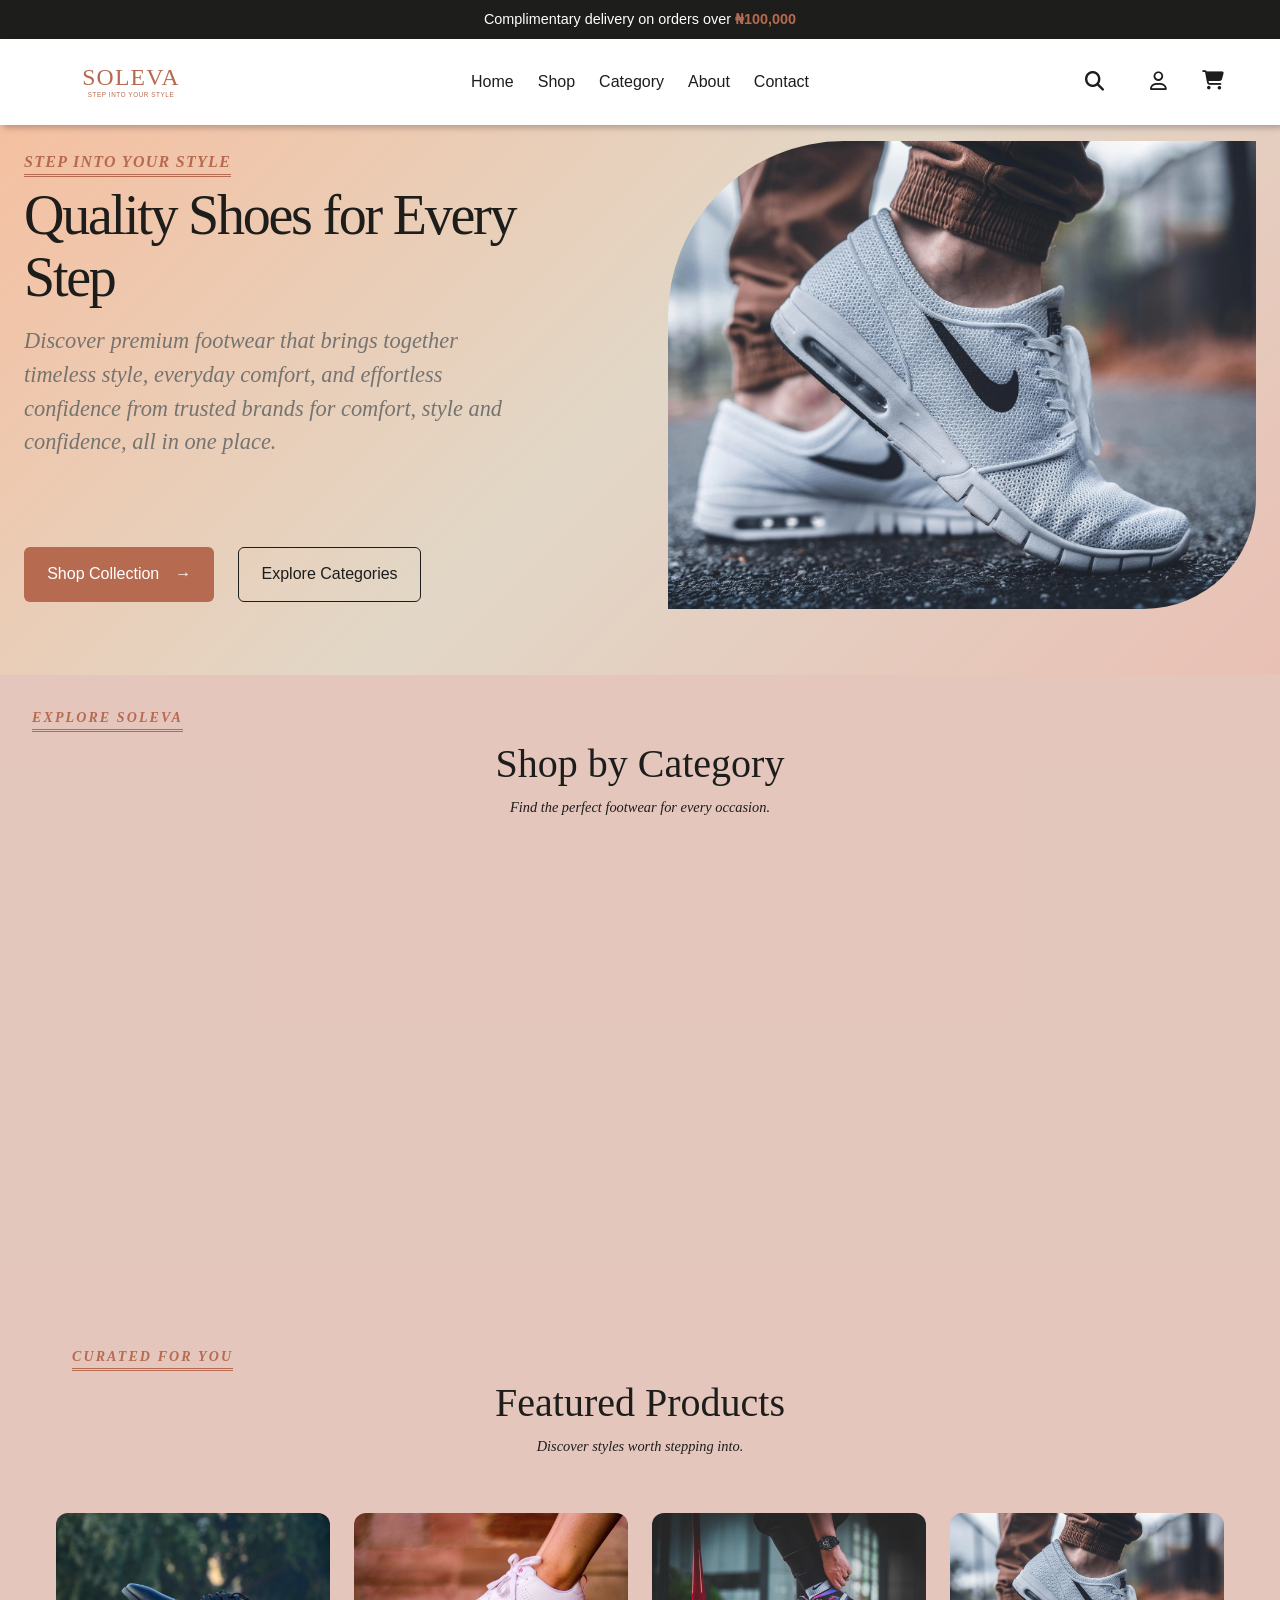
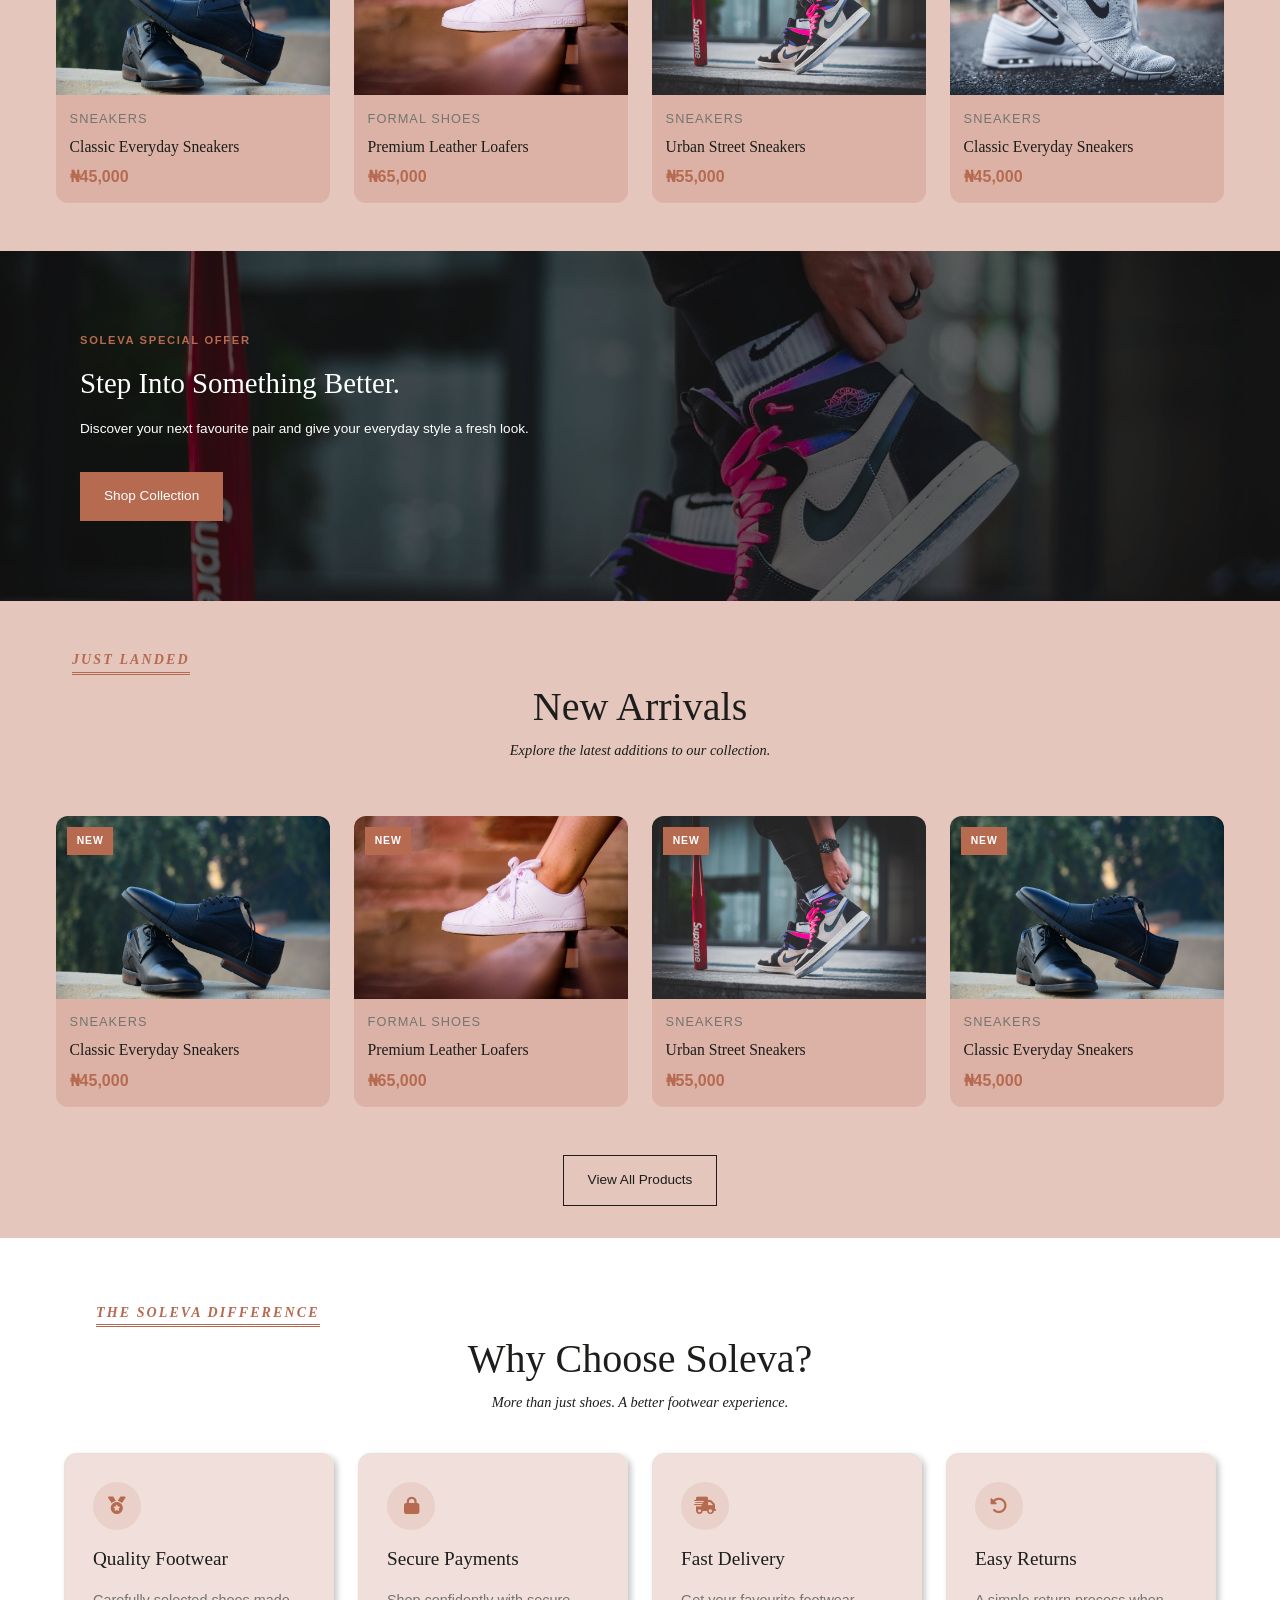
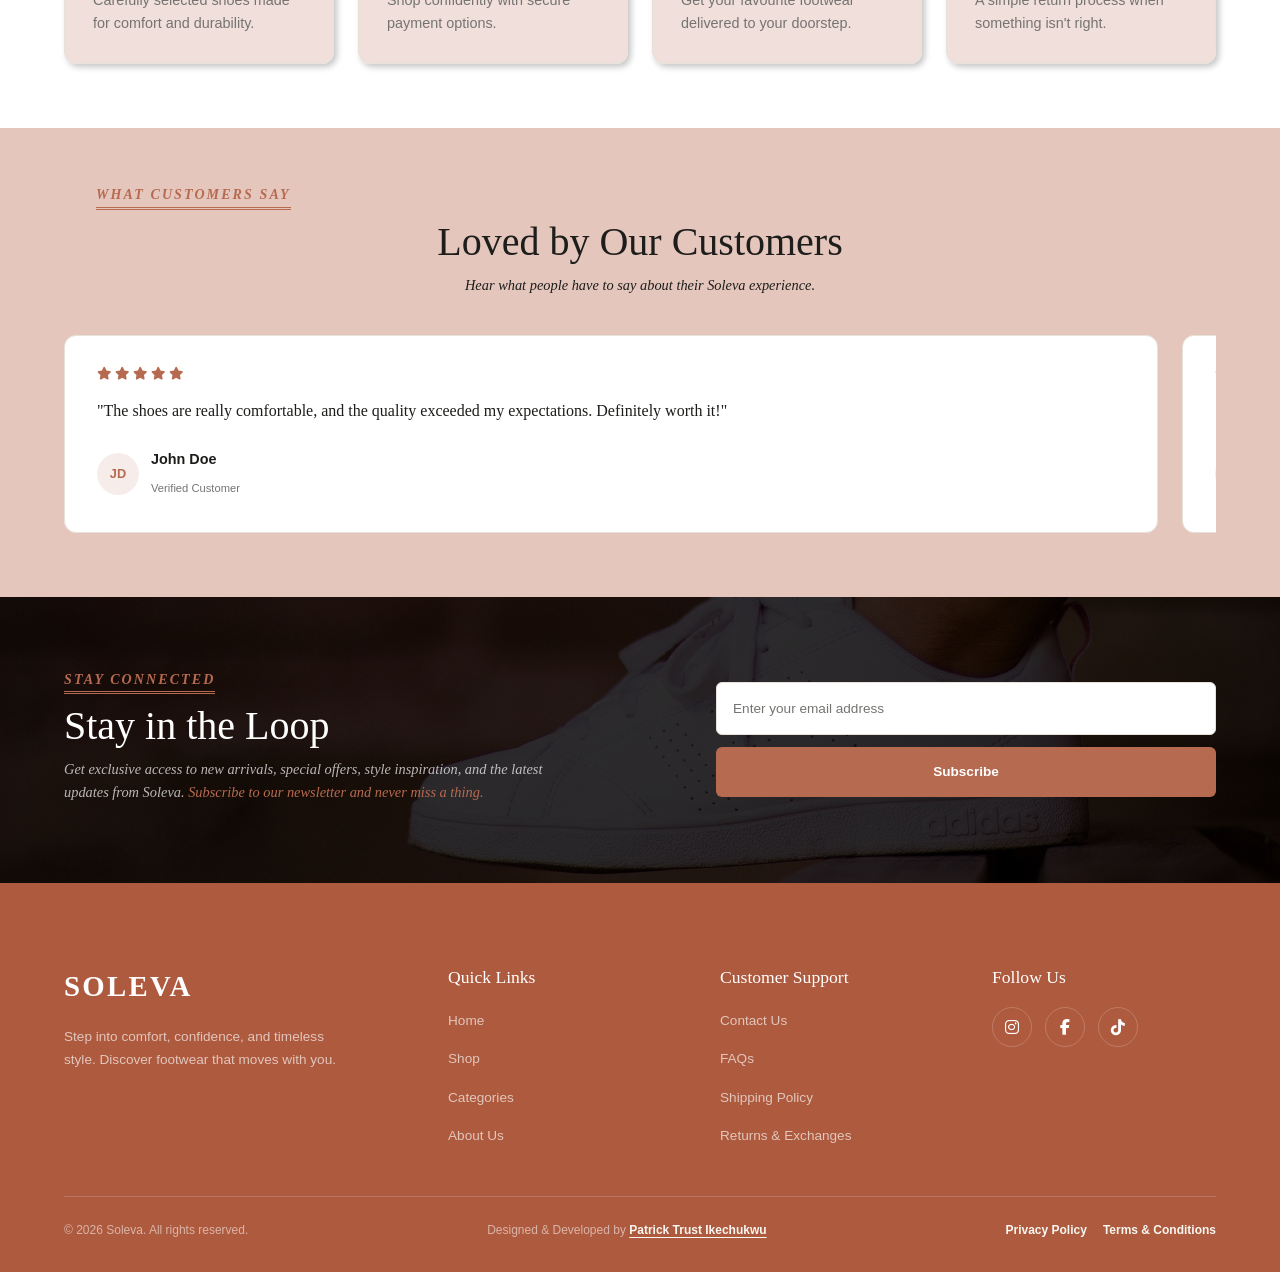
<file: index.html>
<!DOCTYPE html>
<html lang="en">

    <head>

        <!-- ==========================================
            Basic Meta Tags
        =========================================== -->
        <meta charset="UTF-8">
        <meta name="viewport" content="width=device-width, initial-scale=1.0">

        <!-- ==========================================
            SEO Meta Tags
        =========================================== -->
        <title>SOLEVA | Step Into Your Style</title>

        <meta name="description"
            content="Discover quality footwear for every style at SOLEVA. Shop sneakers, casual shoes, formal footwear, sports shoes, and more.">

        <meta name="author" content="Patrick Trust Ikechukwu">

        <!-- ==========================================
            Theme Color
        =========================================== -->
        <meta name="theme-color" content="#111111">

        <!-- ==========================================
            Favicon
        =========================================== -->
        <link rel="icon" type="image/png" href="images/logo/favicon.png">

        <!-- ==========================================
            Google Fonts
        =========================================== -->
        <link rel="preconnect" href="https://fonts.googleapis.com">

        <link rel="preconnect"
            href="https://fonts.gstatic.com"
            crossorigin>

        <link
            href="https://fonts.googleapis.com/css2?family=Inter:wght@400;500;600;700&family=Poppins:wght@500;600;700&display=swap"
            rel="stylesheet">

        <!-- ==========================================
            Font Awesome
        =========================================== -->
        <link
            rel="stylesheet"
            href="https://cdnjs.cloudflare.com/ajax/libs/font-awesome/6.7.2/css/all.min.css">

        <!-- ==========================================
            CSS Files
        =========================================== -->
        <link rel="stylesheet" href="css/style.css">
        <link rel="stylesheet" href="css/components.css">
        <link rel="stylesheet" href="css/animations.css">
        <link rel="stylesheet" href="css/responsive.css">

    </head>

    <body>
        <!-- Announcement Bar -->
        <div class="announcement-bar">
            <p>Complimentary delivery on orders over <span>&#8358;100,000</span></p>
        </div>

        <!-- Header -->
        <header class="header">
            <div class="header-container container">
                <!-- Mobile Menu Button -->
                <button class="menu-btn" aria-label="Open navigation menu" aria-expanded="false" aria-controls="nav-links">
                    <i class="fa-solid fa-bars"></i>
                </button>
                <!-- logo -->
                <div class="logo-container">
                    <a href="index.html" class="logo" aria-label="SoleEva home">
                        <img src="assets/images/logo/image.svg" alt="SoleEva">
                    </a>
                </div>
                <!-- navigation -->
                <div class="nav-container">
                    <nav class="nav" aria-label="Main navigation">
                        <ul id="nav-links">
                            <li><a href="index.html">Home</a></li>
                            <li><a href="shop.html">Shop</a></li>
                            <li><a href="shop.html">Category</a></li>
                            <li><a href="about.html">About</a></li>
                            <li><a href="contact.html">Contact</a></li>
                        </ul>
                    </nav>
                </div>
                <!-- Header Actions -->
               <div class="header-actions">
                    <!-- Search --> 
                    <div class="search-container"> 
                        <button class="search-toggle" aria-label="Open search" aria-expanded="false"> <i class="fa-solid fa-magnifying-glass"></i> </button>

                        <form class="search-form" role="search">
                            <input
                                type="search"
                                class="search-input"
                                placeholder="Search shoes..."
                                aria-label="Search shoes"
                            >
                            <button type="submit" aria-label="Submit search">
                                <i class="fa-solid fa-arrow-right"></i>
                            </button>
                        </form>
                        
                    </div> 
                    <!-- Account Dropdown -->
                    <div class="account-container">

                        <button
                            class="account-toggle"
                            aria-label="Account options"
                            aria-expanded="false"
                            aria-controls="account-dropdown"
                        >
                            <i class="fa-regular fa-user"></i>
                        </button>

                        <div class="account-dropdown" id="account-dropdown">
                            <a href="login.html">Login</a>
                        </div>

                    </div>
                    <!-- Cart --> 
                    <div class="cart-container"> 
                        <a href="cart.html" class="cart-link" aria-label="Shopping Cart"> 
                            <i class="fa-solid fa-cart-shopping"></i> 
                        </a> 
                    </div> 
                </div>
            </div>
        </header>

        <main>
            <!-- HERO SECTION -->
            <section id="home" class="hero">
                <div class="hero-container">
                    <!-- Hero Image -->
                    <div class="hero-image">
                        <picture>
                            <source
                                id="hero-webp"
                                srcset="assets/images/hero_1.webp"
                                type="image/webp"
                            >

                            <img
                                id="hero-image"
                                src="assets/images/hero_1.jpg"
                                alt="Stylish sneakers from the Soleva collection"
                                fetchpriority="high"
                                decoding="async"
                            >
                        </picture>
                    </div>
                    <!-- Hero Content -->
                    <div class="hero-content">
                        <div class="hero-text">   
                            <p class="hero-subtitle" data-animate="fade-up">Step Into Your Style</p>

                            <h1 data-animate="fade-up" data-delay="150">
                                Quality Shoes for Every Step
                            </h1>

                            <p class="hero-description" data-animate="fade-up" data-delay="300">
                                Discover premium footwear that brings together timeless style, everyday comfort, 
                                and effortless confidence from trusted brands
                                for comfort, style and confidence, all in one place.
                            </p>

                            <div class="hero-buttons"data-animate="fade-up" data-delay="450">
                                <a href="shop.html" class="btn btn-primary">
                                    Shop Collection <span>&rarr;</span>
                                </a>
                                <a href="shop.html" class="btn btn-secondary">
                                    Explore Categories
                                </a>
                            </div>
                        </div>
                    </div>
                </div>
            </section>

            <section class="categories-section">
                <div class="categories-container">

                    <div class="section-heading">
                        <p data-animate="fade-up">EXPLORE SOLEVA</p>
                        <h2 data-animate="fade-up">Shop by Category</h2>
                        <p data-animate="fade-up" data-delay="150">Find the perfect footwear for every occasion.</p>
                    </div>

                    <div class="categories-grid">
                        <!-- Category cards will be inserted here by JavaScript -->
                    </div>

                </div>
            </section>

            <section class="featured-products">
                <div class="container">

                    <!-- Section Heading -->
                    <div class="section-heading">
                        <p>CURATED FOR YOU</p>
                        <h2>Featured Products</h2>
                        <p>Discover styles worth stepping into.</p>
                    </div>

                    <!-- Products Grid -->
                    <div class="products-grid" id="featured-products-grid">
                        <!-- Featured product cards will be inserted here by JavaScript -->
                    </div>
                </div>
            </section>

            <section class="promo-banner">
                <div class="container">
                    <div class="promo-content">
                        <p class="promo-label">SOLEVA SPECIAL OFFER</p>

                        <h2>Step Into Something Better.</h2>

                        <p class="promo-description">
                            Discover your next favourite pair and give your everyday style a fresh look.
                        </p>

                        <a href="shop.html" class="promo-btn">Shop Collection</a>
                    </div>
                </div>
            </section>

            <section class="new-arrivals">
                <div class="container">

                    <div class="section-heading">
                        <p>JUST LANDED</p>
                        <h2>New Arrivals</h2>
                        <p>Explore the latest additions to our collection.</p>
                    </div>

                    <div class="products-grid" id="new-arrivals-grid">


                    </div>

                    <div class="new-arrivals-action">
                        <a href="shop.html" class="view-all-btn">
                            View All Products
                        </a>
                    </div>

                </div>
            </section>

            <section class="why-choose-section">
                <div class="container">

                    <div class="section-heading">
                        <p>THE SOLEVA DIFFERENCE</p>
                        <h2>Why Choose Soleva?</h2>
                        <p>More than just shoes. A better footwear experience.</p>
                    </div>

                    <div class="features-grid">

                        <div class="feature-card">
                            <div class="feature-icon">
                                <i class="fa-solid fa-medal"></i>
                            </div>
                            <h3>Quality Footwear</h3>
                            <p>Carefully selected shoes made for comfort and durability.</p>
                        </div>

                        <div class="feature-card">
                            <div class="feature-icon">
                                <i class="fa-solid fa-lock"></i>
                            </div>
                            <h3>Secure Payments</h3>
                            <p>Shop confidently with secure payment options.</p>
                        </div>

                        <div class="feature-card">
                            <div class="feature-icon">
                                <i class="fa-solid fa-truck-fast"></i>
                            </div>
                            <h3>Fast Delivery</h3>
                            <p>Get your favourite footwear delivered to your doorstep.</p>
                        </div>

                        <div class="feature-card">
                            <div class="feature-icon">
                                <i class="fa-solid fa-rotate-left"></i>
                            </div>
                            <h3>Easy Returns</h3>
                            <p>A simple return process when something isn't right.</p>
                        </div>

                    </div>
                </div>
            </section>

            <section class="testimonials-section">
                <div class="container">

                    <div class="section-heading">
                        <p>WHAT CUSTOMERS SAY</p>
                        <h2>Loved by Our Customers</h2>
                        <p>Hear what people have to say about their Soleva experience.</p>
                    </div>

                    <div class="testimonials-container">

                        <div class="testimonial-card">
                            <div class="testimonial-rating">
                                <i class="fa-solid fa-star"></i>
                                <i class="fa-solid fa-star"></i>
                                <i class="fa-solid fa-star"></i>
                                <i class="fa-solid fa-star"></i>
                                <i class="fa-solid fa-star"></i>
                            </div>

                            <p class="testimonial-text">
                                "The shoes are really comfortable, and the quality exceeded my expectations. Definitely worth it!"
                            </p>

                            <div class="testimonial-author">
                                <div class="author-avatar">JD</div>
                                <div>
                                    <h3>John Doe</h3>
                                    <span>Verified Customer</span>
                                </div>
                            </div>
                        </div>

                        <div class="testimonial-card">
                            <div class="testimonial-rating">
                                <i class="fa-solid fa-star"></i>
                                <i class="fa-solid fa-star"></i>
                                <i class="fa-solid fa-star"></i>
                                <i class="fa-solid fa-star"></i>
                                <i class="fa-solid fa-star"></i>
                            </div>

                            <p class="testimonial-text">
                                "I love how stylish the shoes are. Delivery was smooth, and the whole shopping experience was great."
                            </p>

                            <div class="testimonial-author">
                                <div class="author-avatar">AM</div>
                                <div>
                                    <h3>Anna Mark</h3>
                                    <span>Verified Customer</span>
                                </div>
                            </div>
                        </div>

                        <div class="testimonial-card">
                            <div class="testimonial-rating">
                                <i class="fa-solid fa-star"></i>
                                <i class="fa-solid fa-star"></i>
                                <i class="fa-solid fa-star"></i>
                                <i class="fa-solid fa-star"></i>
                                <i class="fa-solid fa-star"></i>
                            </div>

                            <p class="testimonial-text">
                                "Great customer service and beautiful footwear. I'll definitely be shopping here again."
                            </p>

                            <div class="testimonial-author">
                                <div class="author-avatar">TO</div>
                                <div>
                                    <h3>Tobi Ojo</h3>
                                    <span>Verified Customer</span>
                                </div>
                            </div>
                        </div>

                    </div>

                </div>
            </section>
            <section class="newsletter-section">
                <div class="container">
                    <div class="newsletter-content">

                        <div class="section-heading">
                            <p>STAY CONNECTED</p>
                            <h2>Stay in the Loop</h2>
                            <p>
                                Get exclusive access to new arrivals, special offers, 
                                style inspiration, and the latest updates from Soleva. 
                                <span class="newsletter-subtitle">Subscribe to our newsletter and never miss a thing.</span>
                            </p>
                        </div>

                        <form class="newsletter-form">
                            <input
                                type="email"
                                name="email"
                                placeholder="Enter your email address"
                                aria-label="Email address"
                                required
                            >

                            <button type="submit">Subscribe</button>
                        </form>

                    </div>
                </div>
            </section>
        </main>

        <footer class="footer">
            <div class="container">

                <!-- Brand -->
                <div class="footer-brand">
                    <a href="index.html" class="footer-logo">
                        SOLEVA
                    </a>

                    <p>
                        Step into comfort, confidence, and timeless style.
                        Discover footwear that moves with you.
                    </p>
                </div>

                <!-- Quick Links -->
                <div class="footer-links">
                    <h3>Quick Links</h3>
                    <ul>
                        <li><a href="index.html">Home</a></li>
                        <li><a href="shop.html">Shop</a></li>
                        <li><a href="shop.html">Categories</a></li>
                        <li><a href="about.html">About Us</a></li>
                    </ul>
                </div>

                <!-- Customer Support -->
                <div class="footer-links">
                    <h3>Customer Support</h3>
                    <ul>
                        <li><a href="contact.html">Contact Us</a></li>
                        <li><a href="#">FAQs</a></li>
                        <li><a href="#">Shipping Policy</a></li>
                        <li><a href="#">Returns & Exchanges</a></li>
                    </ul>
                </div>

                <!-- Social Media -->
                <div class="footer-social">
                    <h3>Follow Us</h3>

                    <div class="social-icons">
                        <a href="#" aria-label="Instagram">
                            <i class="fa-brands fa-instagram"></i>
                        </a>

                        <a href="#" aria-label="Facebook">
                            <i class="fa-brands fa-facebook-f"></i>
                        </a>

                        <a href="#" aria-label="TikTok">
                            <i class="fa-brands fa-tiktok"></i>
                        </a>
                    </div>
                </div>

                <!-- Footer Bottom -->
                <div class="footer-bottom">
                    <p>&copy; 2026 Soleva. All rights reserved.</p>

                    <p>
                        Designed & Developed by
                        <a href="#" target="_blank" rel="noopener noreferrer">
                            Patrick Trust Ikechukwu
                        </a>
                    </p>
                    <div class="footer-legal">
                        <a href="#">Privacy Policy</a>
                        <a href="#">Terms & Conditions</a>
                    </div>
                </div>

            </div>
        </footer>


        <!-- Scripts -->
        <script type="module" src="js/script.js"></script>
    </body>
</html>
</file>
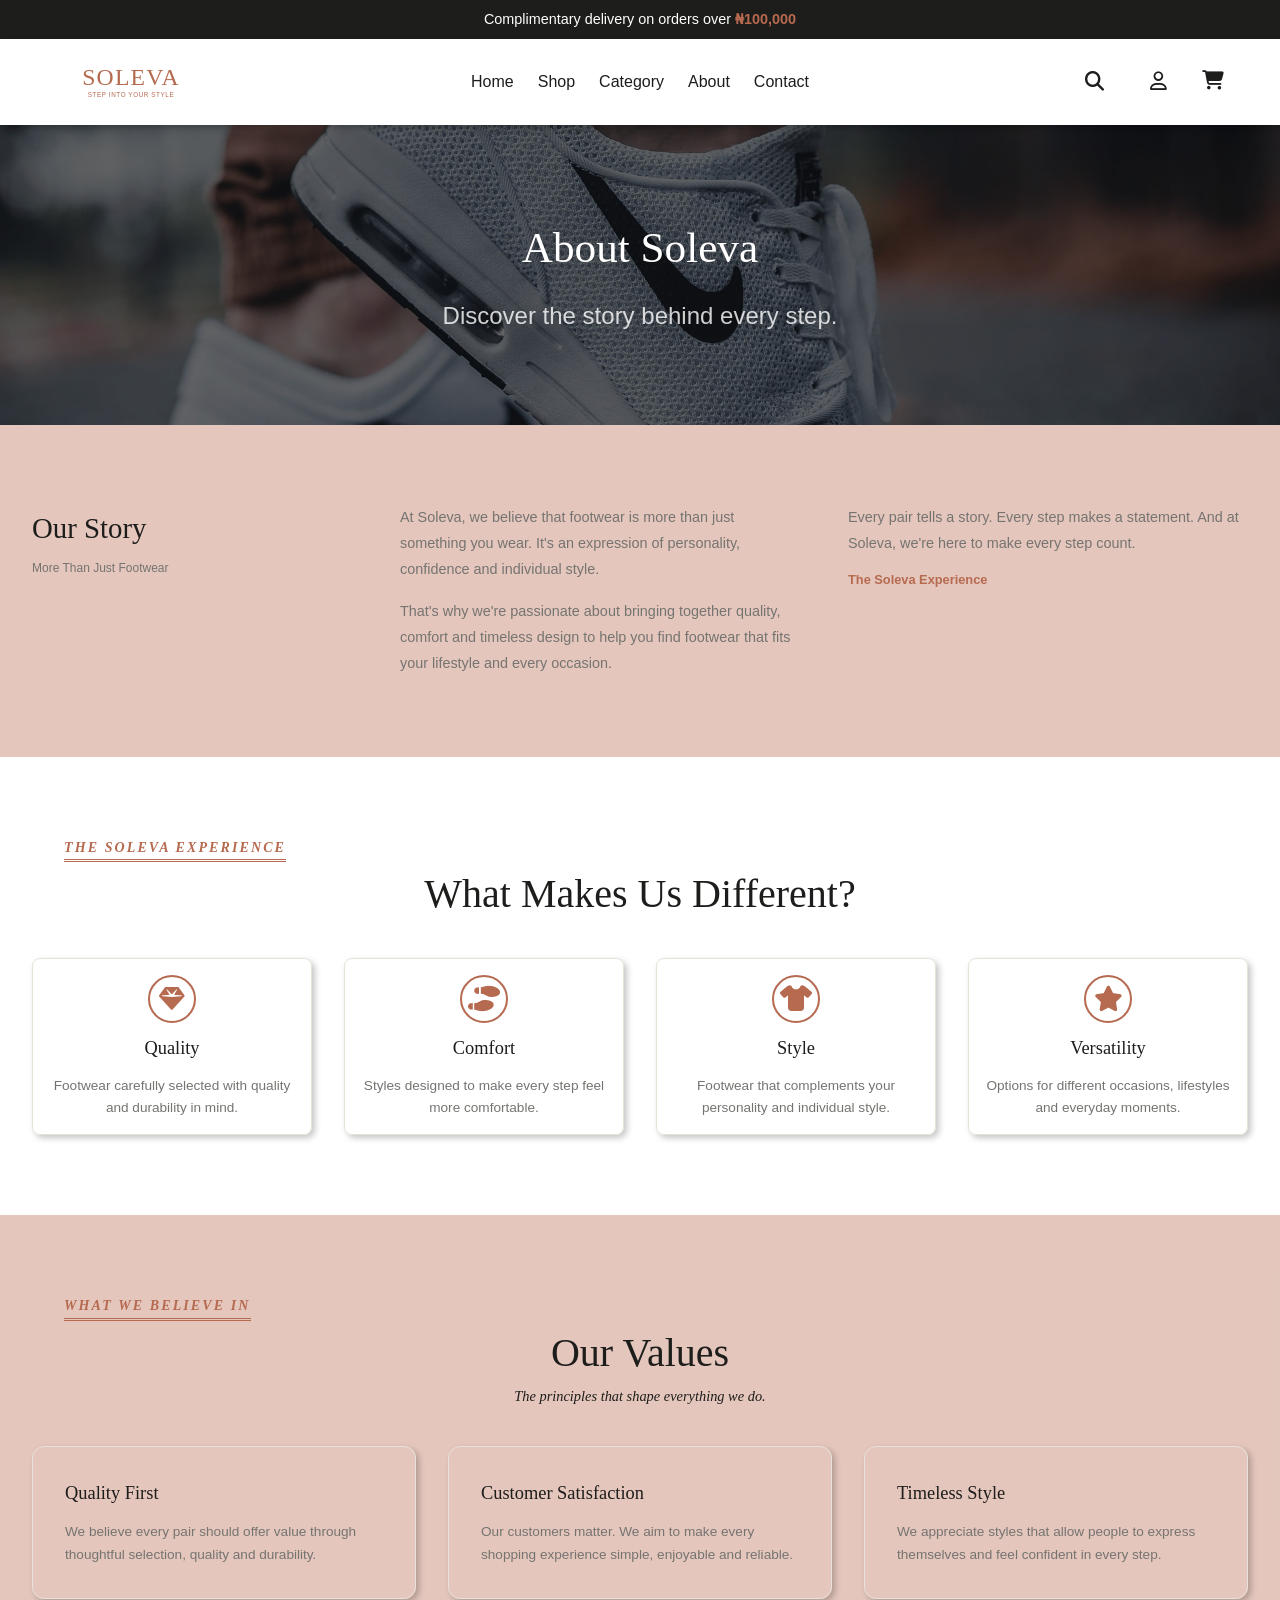
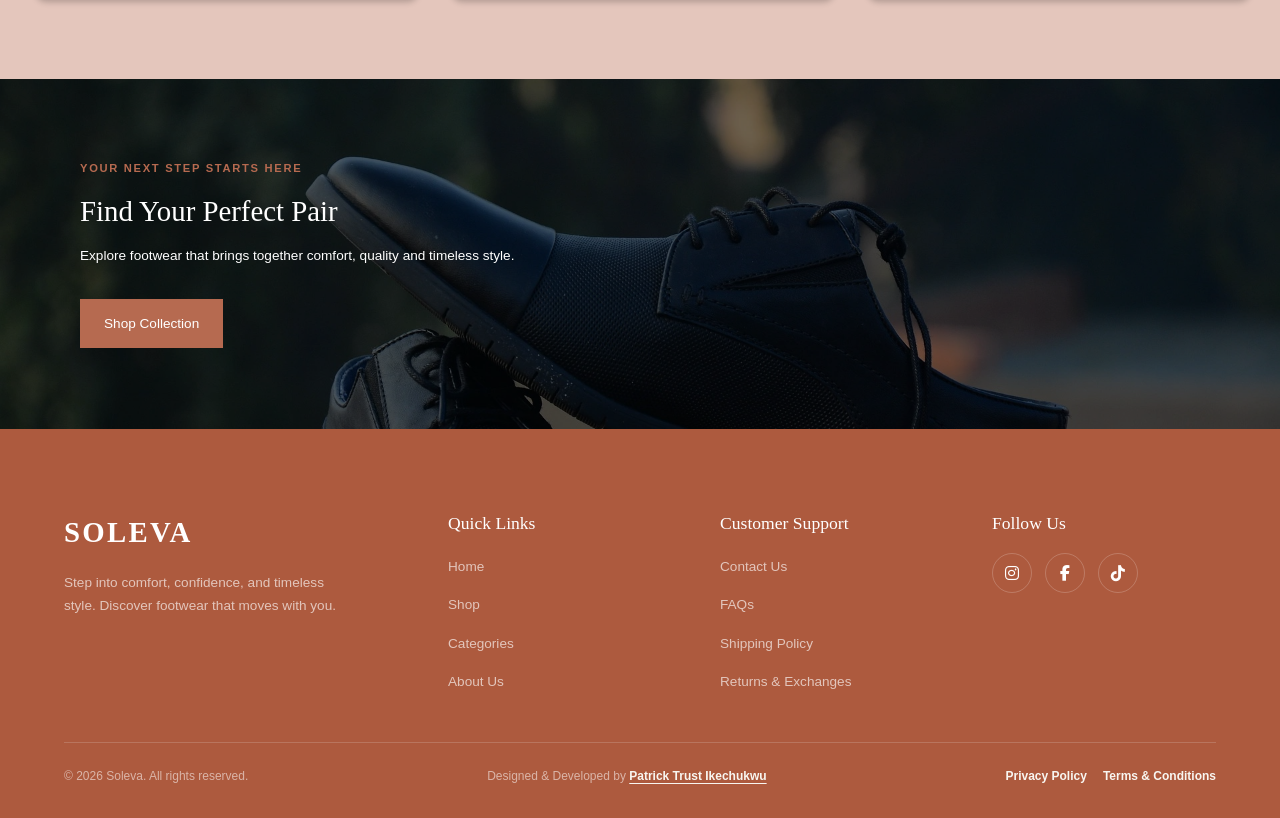
<file: about.html>
<!DOCTYPE html>
<html lang="en">

    <head>

        <!-- ==========================================
            Basic Meta Tags
        =========================================== -->
        <meta charset="UTF-8">
        <meta name="viewport" content="width=device-width, initial-scale=1.0">

        <!-- ==========================================
            SEO Meta Tags
        =========================================== -->
        <title>SOLEVA | Step Into Your Style</title>

        <meta name="description"
            content="Discover quality footwear for every style at SOLEVA. Shop sneakers, casual shoes, formal footwear, sports shoes, and more.">

        <meta name="author" content="Patrick Trust Ikechukwu">

        <!-- ==========================================
            Theme Color
        =========================================== -->
        <meta name="theme-color" content="#111111">

        <!-- ==========================================
            Favicon
        =========================================== -->
        <link rel="icon" type="image/png" href="images/logo/favicon.png">

        <!-- ==========================================
            Google Fonts
        =========================================== -->
        <link rel="preconnect" href="https://fonts.googleapis.com">

        <link rel="preconnect"
            href="https://fonts.gstatic.com"
            crossorigin>

        <link
            href="https://fonts.googleapis.com/css2?family=Inter:wght@400;500;600;700&family=Poppins:wght@500;600;700&display=swap"
            rel="stylesheet">

        <!-- ==========================================
            Font Awesome
        =========================================== -->
        <link
            rel="stylesheet"
            href="https://cdnjs.cloudflare.com/ajax/libs/font-awesome/6.7.2/css/all.min.css">

        <!-- ==========================================
            CSS Files
        =========================================== -->
        <link rel="stylesheet" href="css/style.css">
        <link rel="stylesheet" href="css/about.css">
        <link rel="stylesheet" href="css/components.css">
        <link rel="stylesheet" href="css/animations.css">
        <link rel="stylesheet" href="css/responsive.css">

    </head>

    <body>
        <!-- Announcement Bar -->
        <div class="announcement-bar">
            <p>Complimentary delivery on orders over <span>&#8358;100,000</span></p>
        </div>

        <!-- Header -->
        <header class="header">
            <div class="header-container container">
                <!-- Mobile Menu Button -->
                <button class="menu-btn" aria-label="Open navigation menu" aria-expanded="false" aria-controls="nav-links">
                    <i class="fa-solid fa-bars"></i>
                </button>
                <!-- logo -->
                <div class="logo-container">
                    <a href="index.html" class="logo" aria-label="SoleEva home">
                        <img src="assets/images/logo/image.svg" alt="SoleEva">
                    </a>
                </div>
                <!-- navigation -->
                <div class="nav-container">
                    <nav class="nav" aria-label="Main navigation">
                        <ul id="nav-links">
                            <li><a href="index.html">Home</a></li>
                            <li><a href="shop.html">Shop</a></li>
                            <li><a href="shop.html">Category</a></li>
                            <li><a href="about.html">About</a></li>
                            <li><a href="contact.html">Contact</a></li>
                        </ul>
                    </nav>
                </div>
                <!-- Header Actions -->
               <div class="header-actions">
                    <!-- Search --> 
                    <div class="search-container"> 
                        <button class="search-toggle" aria-label="Open search" aria-expanded="false"> <i class="fa-solid fa-magnifying-glass"></i> </button>

                        <form class="search-form" role="search">
                            <input
                                type="search"
                                class="search-input"
                                placeholder="Search shoes..."
                                aria-label="Search shoes"
                            >
                            <button type="submit" aria-label="Submit search">
                                <i class="fa-solid fa-arrow-right"></i>
                            </button>
                        </form>
                        
                    </div> 
                    <!-- Account Dropdown -->
                    <div class="account-container">

                        <button
                            class="account-toggle"
                            aria-label="Account options"
                            aria-expanded="false"
                            aria-controls="account-dropdown"
                        >
                            <i class="fa-regular fa-user"></i>
                        </button>

                        <div class="account-dropdown" id="account-dropdown">
                            <a href="login.html">Login</a>
                        </div>

                    </div>
                    <!-- Cart --> 
                    <div class="cart-container"> 
                        <a href="cart.html" class="cart-link" aria-label="Shopping Cart"> 
                            <i class="fa-solid fa-cart-shopping"></i> 
                        </a> 
                    </div> 
                </div>
            </div>
        </header>

        <main>

            <!-- ABOUT HERO -->
            <section class="about-hero">
                <div class="about-hero-image">
                    <img
                        src="assets/images/hero_1.webp"
                        alt="Soleva footwear collection"
                    >
                </div>
                <div class="about-hero-overlay"></div>

                <div class="about-hero-content">
                    <h1 data-animate="fade-up">About Soleva</h1>
                    <p data-animate="fade-up" data-delay="200">Discover the story behind every step.</p>
                </div>
            </section>

            <!-- ABOUT STORY -->
            <section class="about-story">
                <div class="about-story-intro">
                    <h2 data-animate="fade-up">Our Story</h2>
                    <p data-animate="fade-up" data-delay="150">More Than Just Footwear</p>
                </div>

                <div class="about-story-content" data-animate="fade-up" data-delay="300">
                    <p>
                        At Soleva, we believe that footwear is more than just
                        something you wear. It's an expression of personality,
                        confidence and individual style.
                    </p>

                    <p>
                        That's why we're passionate about bringing together
                        quality, comfort and timeless design to help you find
                        footwear that fits your lifestyle and every occasion.
                    </p>
                </div>

                <div class="about-story-highlight" data-animate="fade-up" data-delay="450">
                    <p>
                        Every pair tells a story. Every step makes a statement.
                        And at Soleva, we're here to make every step count.
                    </p>

                    <span>The Soleva Experience</span>
                </div>
            </section>

            <!-- SOLEVA DIFFERENCE -->
            <section class="soleva-difference">
                <div class="section-heading">
                    <p data-animate="fade-left">THE SOLEVA EXPERIENCE</p>
                    <h2 data-animate="fade-up">What Makes Us Different?</h2>
                </div>

                <div class="difference-grid">

                    <div class="difference-card" data-animate="fade-up">
                        <div class="difference-icon">
                            <i class="fa-solid fa-gem"></i>
                        </div>
                        <h3>Quality</h3>
                        <p>Footwear carefully selected with quality and durability in mind.</p>
                    </div>

                    <div class="difference-card" data-animate="fade-up" data-delay="150">
                        <div class="difference-icon">
                            <i class="fa-solid fa-shoe-prints"></i>
                        </div>
                        <h3>Comfort</h3>
                        <p>Styles designed to make every step feel more comfortable.</p>
                    </div>

                    <div class="difference-card" data-animate="fade-up" data-delay="300">
                        <div class="difference-icon">
                            <i class="fa-solid fa-shirt"></i>
                        </div>
                        <h3>Style</h3>
                        <p>Footwear that complements your personality and individual style.</p>
                    </div>

                    <div class="difference-card" data-animate="fade-up" data-delay="450">
                        <div class="difference-icon">
                            <i class="fa-solid fa-star"></i>
                        </div>
                        <h3>Versatility</h3>
                        <p>Options for different occasions, lifestyles and everyday moments.</p>
                    </div>

                </div>
            </section>

            <!-- ABOUT VALUES -->
            <section class="about-values">
                <div class="section-heading">
                    <p data-animate="fade-left">WHAT WE BELIEVE IN</p>
                    <h2 data-animate="fade-up">Our Values</h2>
                    <p data-animate="fade-up" data-delay="150">The principles that shape everything we do.</p>
                </div>

                <div class="values-container">

                    <div class="value-card" data-animate="zoom-in">
                        <h3>Quality First</h3>
                        <p>
                            We believe every pair should offer value through
                            thoughtful selection, quality and durability.
                        </p>
                    </div>

                    <div class="value-card" data-animate="zoom-in" data-delay="150">
                        <h3>Customer Satisfaction</h3>
                        <p>
                            Our customers matter. We aim to make every
                            shopping experience simple, enjoyable and reliable.
                        </p>
                    </div>

                    <div class="value-card" data-animate="zoom-in" data-delay="300">
                        <h3>Timeless Style</h3>
                        <p>
                            We appreciate styles that allow people to express
                            themselves and feel confident in every step.
                        </p>
                    </div>

                </div>
            </section>

            <!-- ABOUT CTA (Reused promotional banner from index page for this seection) -->
            <section class="promo-banner about-promo-banner ">
                <div class="container">
                    <div class="promo-content" data-animate="zoom-in" data-duration="1000">
                        <p class="promo-label">YOUR NEXT STEP STARTS HERE</p>

                        <h2>Find Your Perfect Pair</h2>

                        <p class="promo-description">
                           Explore footwear that brings together comfort,
                        quality and timeless style.
                        </p>

                        <a href="shop.html" class="promo-btn">Shop Collection</a>
                    </div>
                </div>
            </section>
        </main>

        <!-- FOOTER -->
        <footer class="footer">
            <div class="container">

                <!-- Brand -->
                <div class="footer-brand" data-animate="fade-up">
                    <a href="index.html" class="footer-logo">
                        SOLEVA
                    </a>

                    <p>
                        Step into comfort, confidence, and timeless style.
                        Discover footwear that moves with you.
                    </p>
                </div>

                <!-- Quick Links -->
                <div class="footer-links" data-animate="fade-up">
                    <h3>Quick Links</h3>
                    <ul>
                        <li><a href="index.html">Home</a></li>
                        <li><a href="shop.html">Shop</a></li>
                        <li><a href="shop.html">Categories</a></li>
                        <li><a href="about.html">About Us</a></li>
                    </ul>
                </div>

                <!-- Customer Support -->
                <div class="footer-links" data-animate="fade-up">
                    <h3>Customer Support</h3>
                    <ul>
                        <li><a href="contact.html">Contact Us</a></li>
                        <li><a href="#">FAQs</a></li>
                        <li><a href="#">Shipping Policy</a></li>
                        <li><a href="#">Returns & Exchanges</a></li>
                    </ul>
                </div>

                <!-- Social Media -->
                <div class="footer-social" data-animate="fade-up">
                    <h3>Follow Us</h3>

                    <div class="social-icons">
                        <a href="#" aria-label="Instagram">
                            <i class="fa-brands fa-instagram"></i>
                        </a>

                        <a href="#" aria-label="Facebook">
                            <i class="fa-brands fa-facebook-f"></i>
                        </a>

                        <a href="#" aria-label="TikTok">
                            <i class="fa-brands fa-tiktok"></i>
                        </a>
                    </div>
                </div>

                <!-- Footer Bottom -->
                <div class="footer-bottom" data-animate="fade-up">
                    <p>&copy; 2026 Soleva. All rights reserved.</p>

                    <p>
                        Designed & Developed by
                        <a href="#" target="_blank" rel="noopener noreferrer">
                            Patrick Trust Ikechukwu
                        </a>
                    </p>
                    <div class="footer-legal">
                        <a href="#">Privacy Policy</a>
                        <a href="#">Terms & Conditions</a>
                    </div>
                </div>

            </div>
        </footer>
        
        <!-- Scripts -->
        <script type="module" src="js/script.js"></script>
    </body>
</html>
</file>
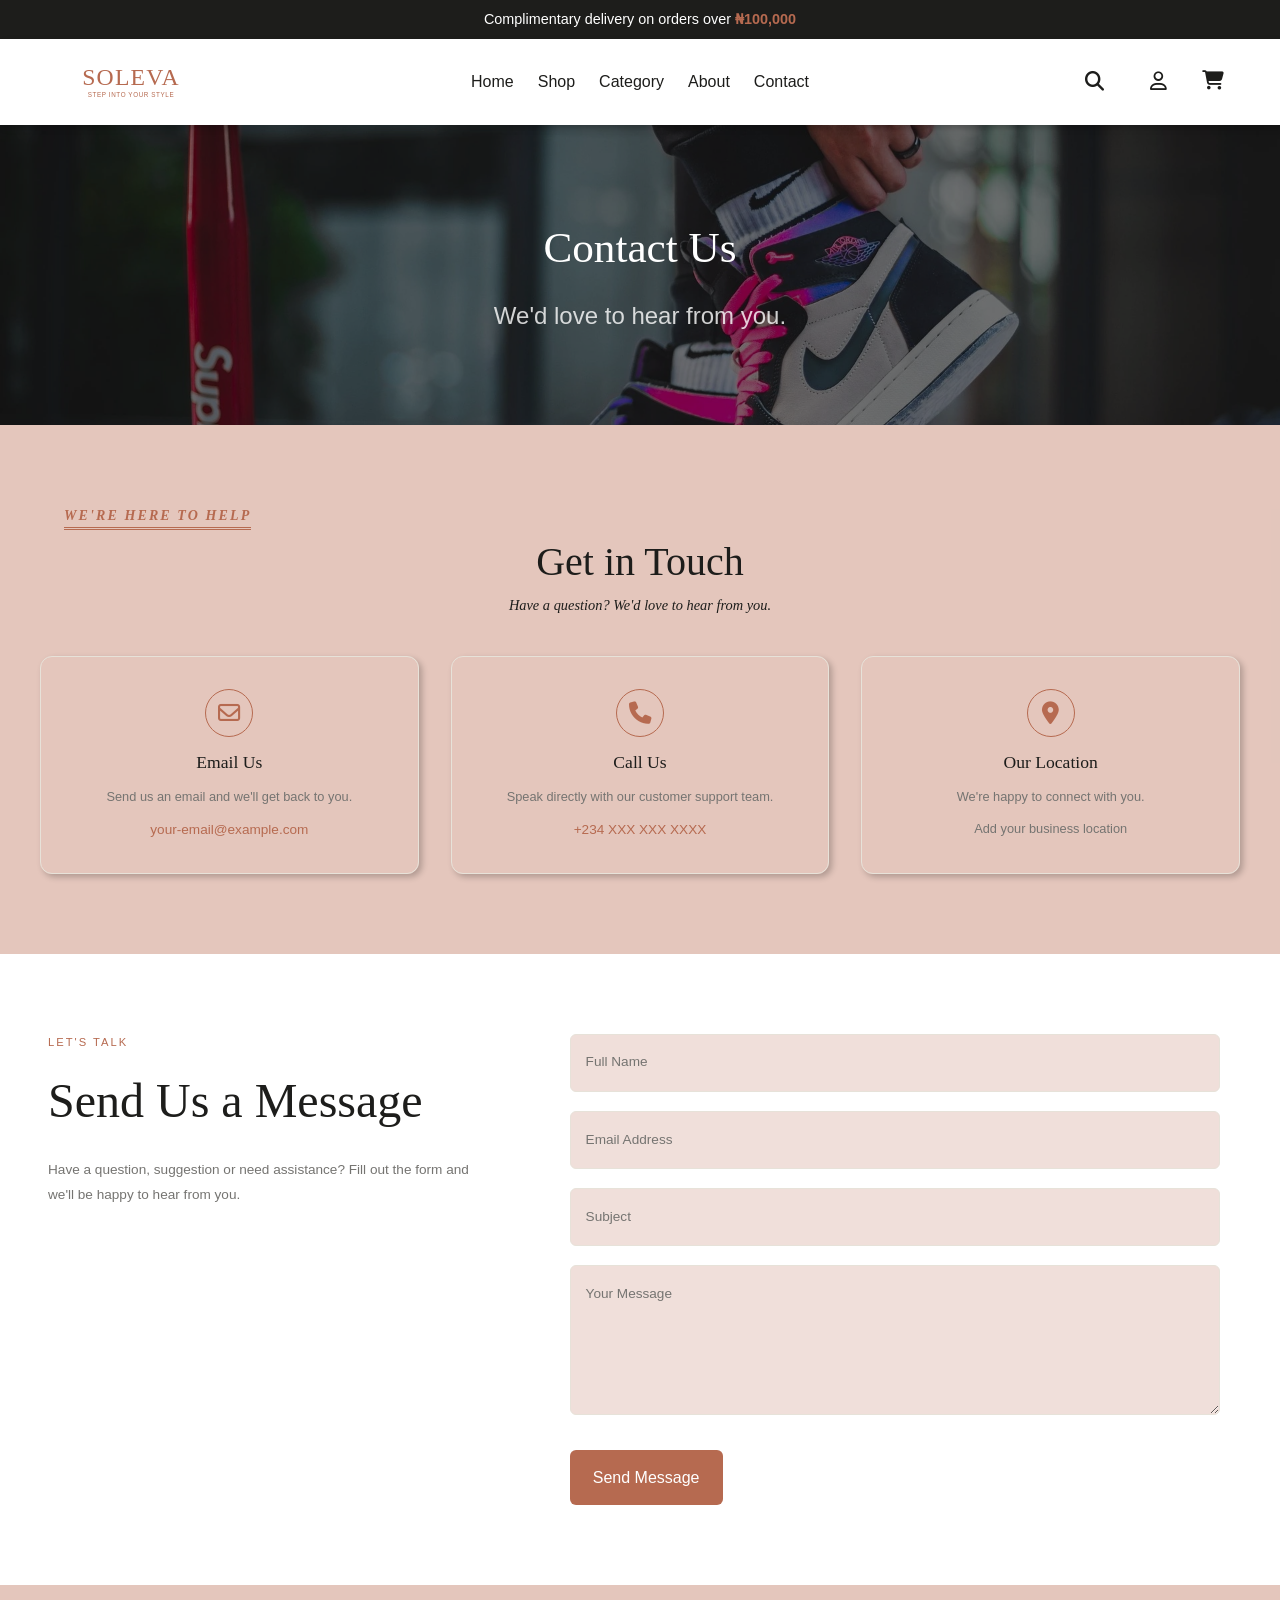
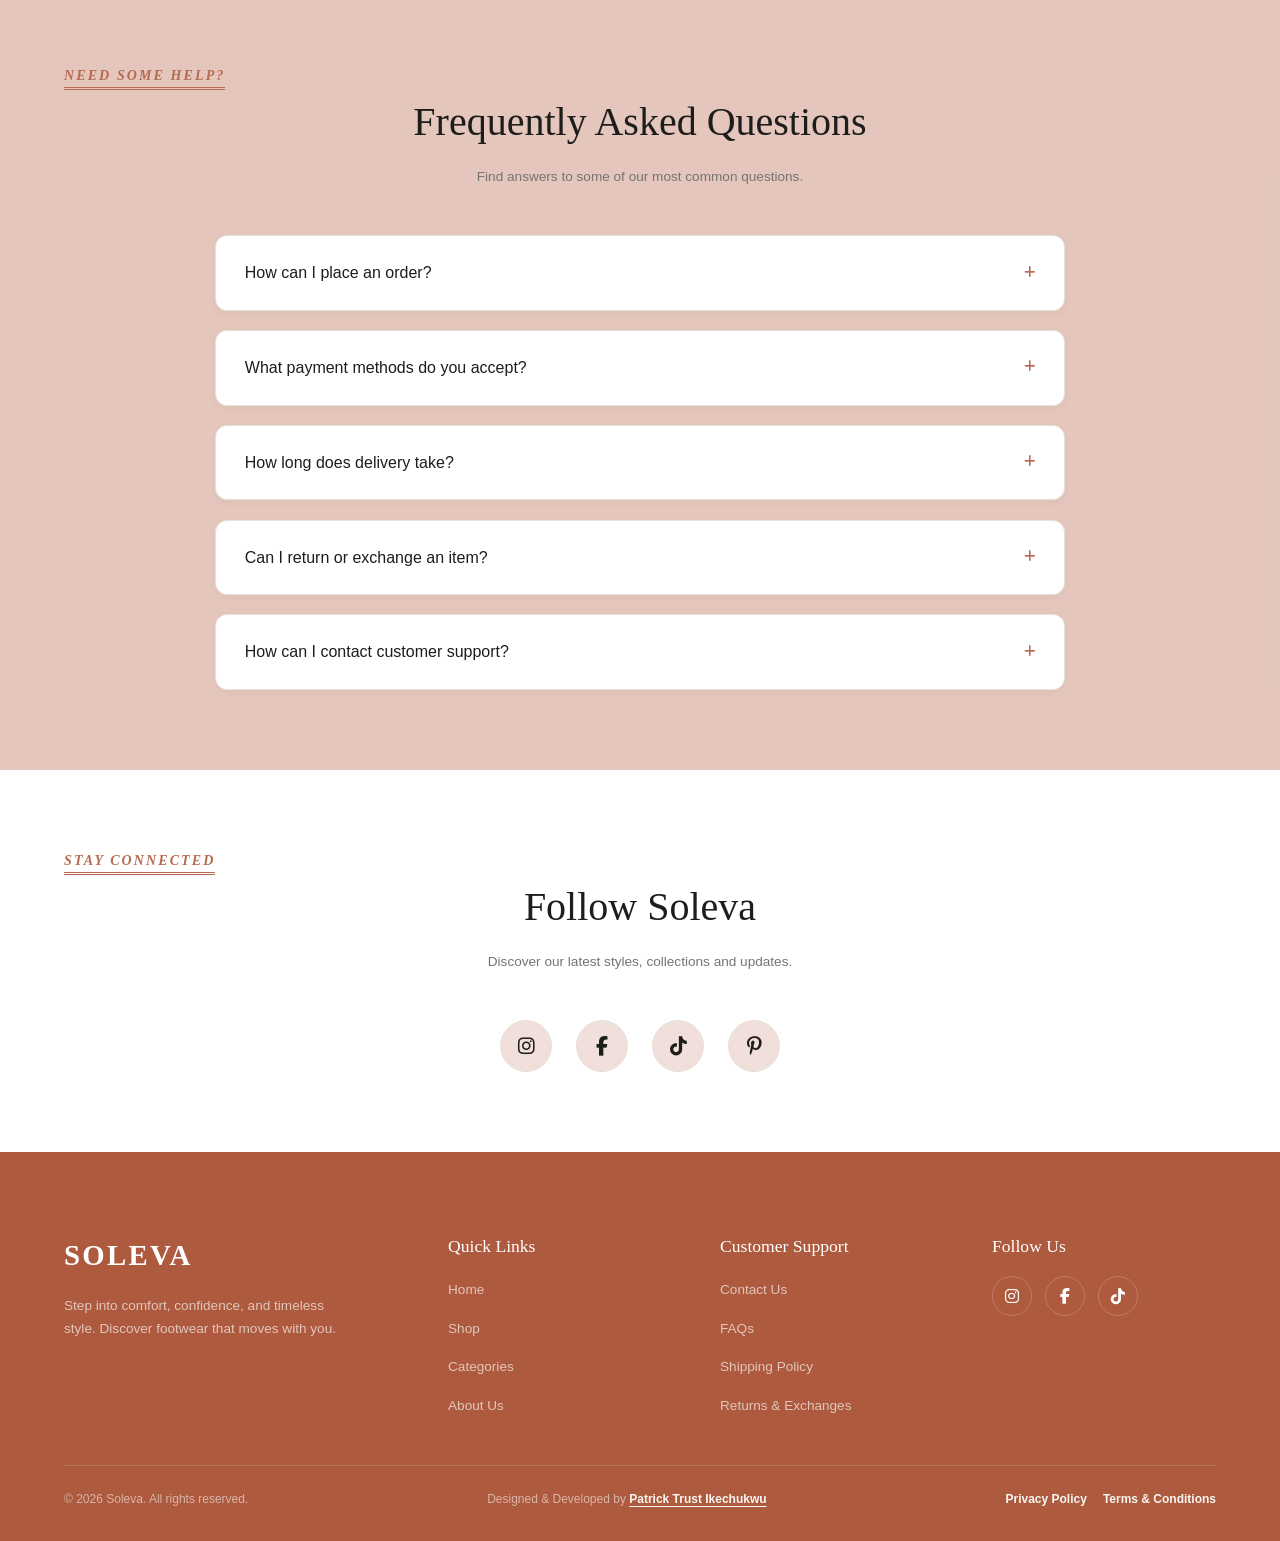
<file: contact.html>
<!DOCTYPE html>
<html lang="en">

    <head>

        <!-- ==========================================
            Basic Meta Tags
        =========================================== -->
        <meta charset="UTF-8">
        <meta name="viewport" content="width=device-width, initial-scale=1.0">

        <!-- ==========================================
            SEO Meta Tags
        =========================================== -->
        <title>SOLEVA | Step Into Your Style</title>

        <meta name="description"
            content="Discover quality footwear for every style at SOLEVA. Shop sneakers, casual shoes, formal footwear, sports shoes, and more.">

        <meta name="author" content="Patrick Trust Ikechukwu">

        <!-- ==========================================
            Theme Color
        =========================================== -->
        <meta name="theme-color" content="#111111">

        <!-- ==========================================
            Favicon
        =========================================== -->
        <link rel="icon" type="image/png" href="images/logo/favicon.png">

        <!-- ==========================================
            Google Fonts
        =========================================== -->
        <link rel="preconnect" href="https://fonts.googleapis.com">

        <link rel="preconnect"
            href="https://fonts.gstatic.com"
            crossorigin>

        <link
            href="https://fonts.googleapis.com/css2?family=Inter:wght@400;500;600;700&family=Poppins:wght@500;600;700&display=swap"
            rel="stylesheet">

        <!-- ==========================================
            Font Awesome
        =========================================== -->
        <link
            rel="stylesheet"
            href="https://cdnjs.cloudflare.com/ajax/libs/font-awesome/6.7.2/css/all.min.css">

        <!-- ==========================================
            CSS Files
        =========================================== -->

        <link rel="stylesheet" href="css/style.css">
        <link rel="stylesheet" href="css/components.css">
        <link rel="stylesheet" href="css/contact.css">
        <link rel="stylesheet" href="css/animations.css">
        <link rel="stylesheet" href="css/responsive.css">

        <!-- AOS Animation -->
        <!-- <link
            rel="stylesheet"
            href="https://unpkg.com/aos@2.3.1/dist/aos.css"
        > -->

    </head>

    <body>
        <!-- Announcement Bar -->
        <div class="announcement-bar">
            <p>Complimentary delivery on orders over <span>&#8358;100,000</span></p>
        </div>

        <!-- Header -->
        <header class="header">
            <div class="header-container container">
                <!-- Mobile Menu Button -->
                <button class="menu-btn" aria-label="Open navigation menu" aria-expanded="false" aria-controls="nav-links">
                    <i class="fa-solid fa-bars"></i>
                </button>
                <!-- logo -->
                <div class="logo-container">
                    <a href="index.html" class="logo" aria-label="SoleEva home">
                        <img src="assets/images/logo/image.svg" alt="SoleEva">
                    </a>
                </div>
                <!-- navigation -->
                <div class="nav-container">
                    <nav class="nav" aria-label="Main navigation">
                        <ul id="nav-links">
                            <li><a href="index.html">Home</a></li>
                            <li><a href="shop.html">Shop</a></li>
                            <li><a href="shop.html">Category</a></li>
                            <li><a href="about.html">About</a></li>
                            <li><a href="contact.html">Contact</a></li>
                        </ul>
                    </nav>
                </div>
                <!-- Header Actions -->
               <div class="header-actions">
                    <!-- Search --> 
                    <div class="search-container"> 
                        <button class="search-toggle" aria-label="Open search" aria-expanded="false"> <i class="fa-solid fa-magnifying-glass"></i> </button>

                        <form class="search-form" role="search">
                            <input
                                type="search"
                                class="search-input"
                                placeholder="Search shoes..."
                                aria-label="Search shoes"
                            >
                            <button type="submit" aria-label="Submit search">
                                <i class="fa-solid fa-arrow-right"></i>
                            </button>
                        </form>
                        
                    </div> 
                    <!-- Account Dropdown -->
                    <div class="account-container">

                        <button
                            class="account-toggle"
                            aria-label="Account options"
                            aria-expanded="false"
                            aria-controls="account-dropdown"
                        >
                            <i class="fa-regular fa-user"></i>
                        </button>

                        <div class="account-dropdown" id="account-dropdown">
                            <a href="login.html">Login</a>
                        </div>

                    </div>
                    <!-- Cart --> 
                    <div class="cart-container"> 
                        <a href="cart.html" class="cart-link" aria-label="Shopping Cart"> 
                            <i class="fa-solid fa-cart-shopping"></i> 
                        </a> 
                    </div> 
                </div>
            </div>
        </header>

        <main>
            <section class="contact-hero">
                <div class="contact-hero-image">
                    <img
                        src="assets/images/hero_2.webp"
                        alt="Soleva footwear collection"
                    >
                </div>

                <div class="contact-hero-overlay"></div>

                <div class="contact-hero-content" data-animate="fade-up">
                    <h1>Contact Us</h1>
                    <p>We'd love to hear from you.</p>
                </div>
            </section>

            <section class="contact-info">
                <div class="section-heading" >
                    <p data-animate="fade-left">WE'RE HERE TO HELP</p>
                    <h2 data-animate="fade-left" data-duration="800">Get in Touch</h2>
                    <p data-animate="fade-right" data-duration="900" data-delay="200">Have a question? We'd love to hear from you.</p>
                </div>

                <div class="contact-info-grid">

                    <div class="contact-info-card" data-animate="fade-up" data-delay="0">
                        <div class="contact-info-icon">
                            <i class="fa-regular fa-envelope"></i>
                        </div>
                        <h3>Email Us</h3>
                        <p>Send us an email and we'll get back to you.</p>
                        <a href="mailto:your-email@example.com">
                            your-email@example.com
                        </a>
                    </div>

                    <div class="contact-info-card" data-animate="fade-up" data-delay="150">
                        <div class="contact-info-icon">
                            <i class="fa-solid fa-phone"></i>
                        </div>
                        <h3>Call Us</h3>
                        <p>Speak directly with our customer support team.</p>
                        <a href="tel:+234XXXXXXXXXX">
                            +234 XXX XXX XXXX
                        </a>
                    </div>

                    <div class="contact-info-card" data-animate="fade-up" data-delay="300">
                        <div class="contact-info-icon">
                            <i class="fa-solid fa-location-dot"></i>
                        </div>
                        <h3>Our Location</h3>
                        <p>We're happy to connect with you.</p>
                        <span>Add your business location</span>
                    </div>

                </div>
            </section>

            <section class="contact-form-section">
                <div class="contact-form-intro" data-animate="fade-right">
                    <p>LET'S TALK</p>
                    <h2>Send Us a Message</h2>
                    <span>
                        Have a question, suggestion or need assistance?
                        Fill out the form and we'll be happy to hear from you.
                    </span>
                </div>

                <form class="contact-form" id="contact-form" data-animate="fade-left">

                    <div class="form-group">
                        <input type="text" id="full-name" name="fullName"
                            placeholder=" " required>
                        <label for="full-name">Full Name</label>
                    </div>

                    <div class="form-group">
                        <input type="email" id="email" name="email"
                            placeholder=" " required>
                        <label for="email">Email Address</label>
                    </div>

                    <div class="form-group">
                        <input type="text" id="subject" name="subject"
                            placeholder=" " required>
                        <label for="subject">Subject</label>
                    </div>

                    <div class="form-group">
                        <textarea id="message" name="message" rows="5"
                            placeholder=" " required></textarea>
                        <label for="message">Your Message</label>
                    </div>

                    <button type="submit" class="btn btn-primary">
                        Send Message
                    </button>

                </form>
            </section>
            <section class="faq-section">
                <div class="section-heading" data-animate="fade-up">
                    <p>NEED SOME HELP?</p>
                    <h2>Frequently Asked Questions</h2>
                    <span>Find answers to some of our most common questions.</span>
                </div>

                <div class="faq-container">

                    <div class="faq-item" data-animate="fade-up">
                        <button class="faq-question" aria-expanded="false">
                            <span>How can I place an order?</span>
                            <i class="fa-solid fa-plus"></i>
                        </button>
                        <div class="faq-answer">
                            <p>Browse our collection, select your preferred footwear and add it to your cart. Follow the checkout steps to complete your order.</p>
                        </div>
                    </div>

                    <div class="faq-item" data-animate="fade-up">
                        <button class="faq-question" aria-expanded="false">
                            <span>What payment methods do you accept?</span>
                            <i class="fa-solid fa-plus"></i>
                        </button>
                        <div class="faq-answer">
                            <p>We aim to provide convenient and secure payment options. Available methods will be displayed during checkout.</p>
                        </div>
                    </div>

                    <div class="faq-item" data-animate="fade-up">
                        <button class="faq-question" aria-expanded="false">
                            <span>How long does delivery take?</span>
                            <i class="fa-solid fa-plus"></i>
                        </button>
                        <div class="faq-answer">
                            <p>Delivery times depend on your location. You'll receive more information about your delivery during checkout.</p>
                        </div>
                    </div>

                    <div class="faq-item" data-animate="fade-up">
                        <button class="faq-question" aria-expanded="false">
                            <span>Can I return or exchange an item?</span>
                            <i class="fa-solid fa-plus"></i>
                        </button>
                        <div class="faq-answer">
                            <p>Our return and exchange policy will provide details about eligibility, conditions and the steps to follow.</p>
                        </div>
                    </div>

                    <div class="faq-item" data-animate="fade-up">
                        <button class="faq-question" aria-expanded="false">
                            <span>How can I contact customer support?</span>
                            <i class="fa-solid fa-plus"></i>
                        </button>
                        <div class="faq-answer">
                            <p>You can reach us through the contact form or the contact details provided above.</p>
                        </div>
                    </div>

                </div>
            </section>

            <section class="contact-social">
                <div class="section-heading" data-animate="fade-up">
                    <p>STAY CONNECTED</p>
                    <h2>Follow Soleva</h2>
                    <span>Discover our latest styles, collections and updates.</span>
                </div>

                <div class="social-links" data-animate="zoom-in">
                    <a href="#" aria-label="Instagram">
                        <i class="fa-brands fa-instagram"></i>
                    </a>

                    <a href="#" aria-label="Facebook">
                        <i class="fa-brands fa-facebook-f"></i>
                    </a>

                    <a href="#" aria-label="TikTok">
                        <i class="fa-brands fa-tiktok"></i>
                    </a>

                    <a href="#" aria-label="Pinterest">
                        <i class="fa-brands fa-pinterest-p"></i>
                    </a>
                </div>
            </section>
        </main>

        <footer class="footer">
            <div class="container">

                <!-- Brand -->
                <div class="footer-brand" data-animate="fade-up">
                    <a href="index.html" class="footer-logo">
                        SOLEVA
                    </a>

                    <p>
                        Step into comfort, confidence, and timeless style.
                        Discover footwear that moves with you.
                    </p>
                </div>

                <!-- Quick Links -->
                <div class="footer-links" data-animate="fade-up">
                    <h3>Quick Links</h3>
                    <ul>
                        <li><a href="index.html">Home</a></li>
                        <li><a href="shop.html">Shop</a></li>
                        <li><a href="shop.html">Categories</a></li>
                        <li><a href="about.html">About Us</a></li>
                    </ul>
                </div>

                <!-- Customer Support -->
                <div class="footer-links" data-animate="fade-up">
                    <h3>Customer Support</h3>
                    <ul>
                        <li><a href="contact.html">Contact Us</a></li>
                        <li><a href="#">FAQs</a></li>
                        <li><a href="#">Shipping Policy</a></li>
                        <li><a href="#">Returns & Exchanges</a></li>
                    </ul>
                </div>

                <!-- Social Media -->
                <div class="footer-social" data-animate="fade-up">
                    <h3>Follow Us</h3>

                    <div class="social-icons">
                        <a href="#" aria-label="Instagram">
                            <i class="fa-brands fa-instagram"></i>
                        </a>

                        <a href="#" aria-label="Facebook">
                            <i class="fa-brands fa-facebook-f"></i>
                        </a>

                        <a href="#" aria-label="TikTok">
                            <i class="fa-brands fa-tiktok"></i>
                        </a>
                    </div>
                </div>

                <!-- Footer Bottom -->
                <div class="footer-bottom" data-animate="fade-up">
                    <p>&copy; 2026 Soleva. All rights reserved.</p>

                    <p>
                        Designed & Developed by
                        <a href="#" target="_blank" rel="noopener noreferrer">
                            Patrick Trust Ikechukwu
                        </a>
                    </p>
                    <div class="footer-legal">
                        <a href="#">Privacy Policy</a>
                        <a href="#">Terms & Conditions</a>
                    </div>
                </div>

            </div>
        </footer>

        
        <!-- Scripts -->
        <script type="module" src="js/script.js"></script>

    </body>
</html>
</file>
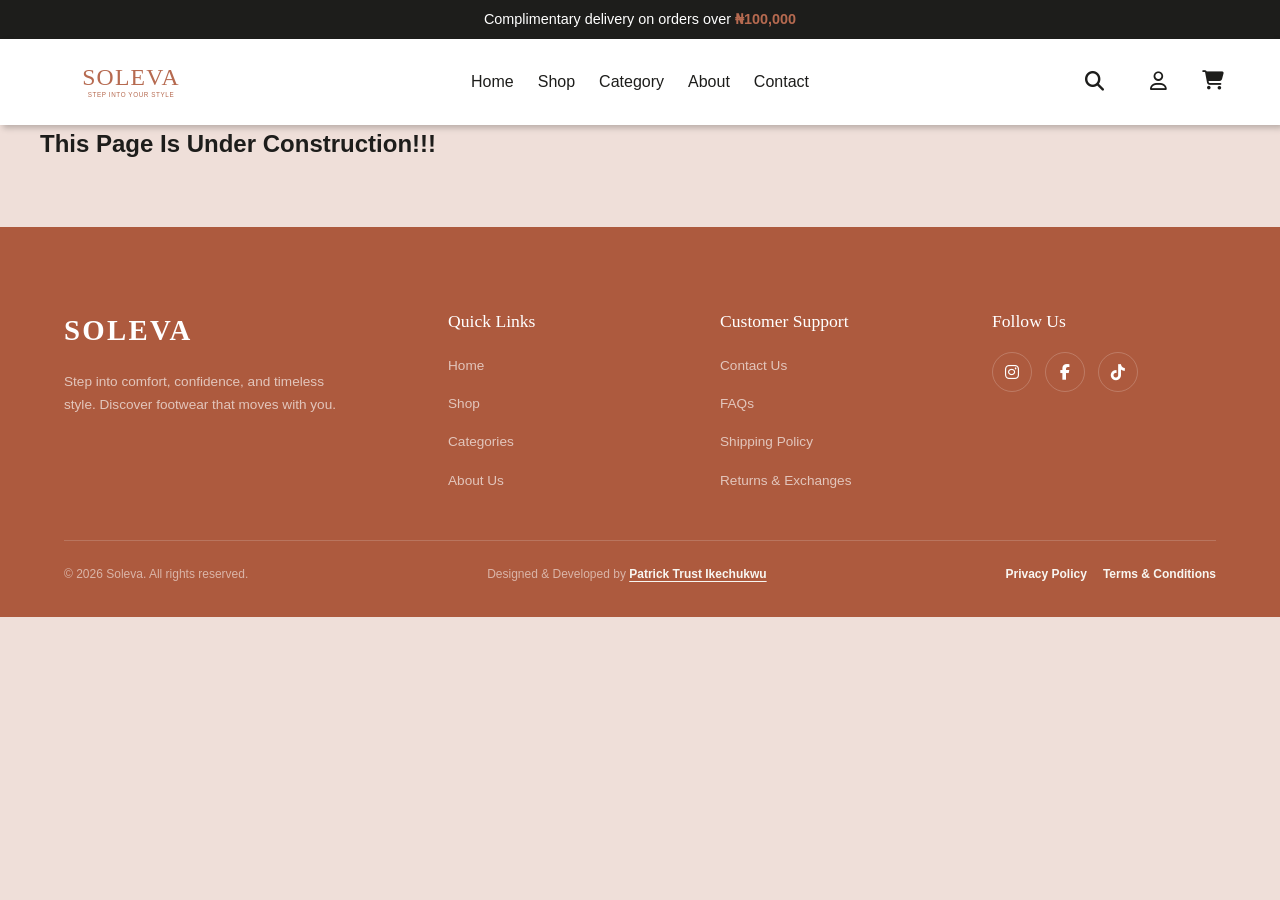
<file: shop.html>
<!DOCTYPE html>
<html lang="en">

    <head>

        <!-- ==========================================
            Basic Meta Tags
        =========================================== -->
        <meta charset="UTF-8">
        <meta name="viewport" content="width=device-width, initial-scale=1.0">

        <!-- ==========================================
            SEO Meta Tags
        =========================================== -->
        <title>SOLEVA | Step Into Your Style</title>

        <meta name="description"
            content="Discover quality footwear for every style at SOLEVA. Shop sneakers, casual shoes, formal footwear, sports shoes, and more.">

        <meta name="author" content="Patrick Trust Ikechukwu">

        <!-- ==========================================
            Theme Color
        =========================================== -->
        <meta name="theme-color" content="#111111">

        <!-- ==========================================
            Favicon
        =========================================== -->
        <link rel="icon" type="image/png" href="images/logo/favicon.png">

        <!-- ==========================================
            Google Fonts
        =========================================== -->
        <link rel="preconnect" href="https://fonts.googleapis.com">

        <link rel="preconnect"
            href="https://fonts.gstatic.com"
            crossorigin>

        <link
            href="https://fonts.googleapis.com/css2?family=Inter:wght@400;500;600;700&family=Poppins:wght@500;600;700&display=swap"
            rel="stylesheet">

        <!-- ==========================================
            Font Awesome
        =========================================== -->
        <link
            rel="stylesheet"
            href="https://cdnjs.cloudflare.com/ajax/libs/font-awesome/6.7.2/css/all.min.css">

        <!-- ==========================================
            CSS Files
        =========================================== -->
        <link rel="stylesheet" href="css/style.css">
        <link rel="stylesheet" href="css/components.css">
        <link rel="stylesheet" href="css/animations.css">
        <link rel="stylesheet" href="css/responsive.css">

    </head>

    <body>
        <!-- Announcement Bar -->
        <div class="announcement-bar">
            <p>Complimentary delivery on orders over <span>&#8358;100,000</span></p>
        </div>

        <!-- Header -->
        <header class="header">
            <div class="header-container container">
                <!-- Mobile Menu Button -->
                <button class="menu-btn" aria-label="Open navigation menu" aria-expanded="false" aria-controls="nav-links">
                    <i class="fa-solid fa-bars"></i>
                </button>
                <!-- logo -->
                <div class="logo-container">
                    <a href="index.html" class="logo" aria-label="SoleEva home">
                        <img src="assets/images/logo/image.svg" alt="SoleEva">
                    </a>
                </div>
                <!-- navigation -->
                <div class="nav-container">
                    <nav class="nav" aria-label="Main navigation">
                        <ul id="nav-links">
                            <li><a href="index.html">Home</a></li>
                            <li><a href="shop.html">Shop</a></li>
                            <li><a href="shop.html">Category</a></li>
                            <li><a href="about.html">About</a></li>
                            <li><a href="contact.html">Contact</a></li>
                        </ul>
                    </nav>
                </div>
                <!-- Header Actions -->
               <div class="header-actions">
                    <!-- Search --> 
                    <div class="search-container"> 
                        <button class="search-toggle" aria-label="Open search" aria-expanded="false"> <i class="fa-solid fa-magnifying-glass"></i> </button>

                        <form class="search-form" role="search">
                            <input
                                type="search"
                                class="search-input"
                                placeholder="Search shoes..."
                                aria-label="Search shoes"
                            >
                            <button type="submit" aria-label="Submit search">
                                <i class="fa-solid fa-arrow-right"></i>
                            </button>
                        </form>
                        
                    </div> 
                    <!-- Account Dropdown -->
                    <div class="account-container">

                        <button
                            class="account-toggle"
                            aria-label="Account options"
                            aria-expanded="false"
                            aria-controls="account-dropdown"
                        >
                            <i class="fa-regular fa-user"></i>
                        </button>

                        <div class="account-dropdown" id="account-dropdown">
                            <a href="login.html">Login</a>
                        </div>

                    </div>
                    <!-- Cart --> 
                    <div class="cart-container"> 
                        <a href="cart.html" class="cart-link" aria-label="Shopping Cart"> 
                            <i class="fa-solid fa-cart-shopping"></i> 
                        </a> 
                    </div> 
                </div>
            </div>
        </header>

        <main>
            <section class="shop-section">
                <div class="container">
                    <h1 class="section-title">This Page Is Under Construction!!!</h1>

                    <!-- Products Grid -->
                    <div class="products-grid" id="products-grid">
                        <!-- Product cards will be inserted here by JavaScript -->
                    </div>
                </div>

            </section>
        </main>

                <footer class="footer">
            <div class="container">

                <!-- Brand -->
                <div class="footer-brand">
                    <a href="index.html" class="footer-logo">
                        SOLEVA
                    </a>

                    <p>
                        Step into comfort, confidence, and timeless style.
                        Discover footwear that moves with you.
                    </p>
                </div>

                <!-- Quick Links -->
                <div class="footer-links">
                    <h3>Quick Links</h3>
                    <ul>
                        <li><a href="index.html">Home</a></li>
                        <li><a href="shop.html">Shop</a></li>
                        <li><a href="shop.html">Categories</a></li>
                        <li><a href="about.html">About Us</a></li>
                    </ul>
                </div>

                <!-- Customer Support -->
                <div class="footer-links">
                    <h3>Customer Support</h3>
                    <ul>
                        <li><a href="contact.html">Contact Us</a></li>
                        <li><a href="#">FAQs</a></li>
                        <li><a href="#">Shipping Policy</a></li>
                        <li><a href="#">Returns & Exchanges</a></li>
                    </ul>
                </div>

                <!-- Social Media -->
                <div class="footer-social">
                    <h3>Follow Us</h3>

                    <div class="social-icons">
                        <a href="#" aria-label="Instagram">
                            <i class="fa-brands fa-instagram"></i>
                        </a>

                        <a href="#" aria-label="Facebook">
                            <i class="fa-brands fa-facebook-f"></i>
                        </a>

                        <a href="#" aria-label="TikTok">
                            <i class="fa-brands fa-tiktok"></i>
                        </a>
                    </div>
                </div>

                <!-- Footer Bottom -->
                <div class="footer-bottom">
                    <p>&copy; 2026 Soleva. All rights reserved.</p>

                    <p>
                        Designed & Developed by
                        <a href="#" target="_blank" rel="noopener noreferrer">
                            Patrick Trust Ikechukwu
                        </a>
                    </p>
                    <div class="footer-legal">
                        <a href="#">Privacy Policy</a>
                        <a href="#">Terms & Conditions</a>
                    </div>
                </div>

            </div>
        </footer>

        
        <!-- Scripts -->
        <script type="module" src="js/script.js"></script>
    </body>
</html>
</file>
<file: css/style.css>
/* Mobile-First CSS */
:root {
    /* Colors */
    --color-background: #b66a5036;
    --color-surface: #FFFFFF;
    --color-text: #1D1D1B;
    --color-text-muted: #757471;
    --color-accent: #B66A50;
    --color-footer: #ad5a3e;
    --color-border: #E7E2D9;
    --color-hero-section: linear-gradient(
        135deg,
        #f5c0a1 0%,
        #e2d7c7 50%,
        #e9c0b4 100%
    );

    /* Typography */
    --font-heading: Georgia, serif;
    --font-body: Arial, sans-serif;

    /* Layout */
    --container-width: 1200px;
    --page-padding-sm: 1rem;
    --page-padding-md: 1.5rem;
    --page-padding-lg: 2rem;
    --page-padding-xl: 2.5rem;

    /* Spacing */
    --space-xs: 0.5rem;
    --space-sm: 1rem;
    --space-md: 1.5rem;
    --space-lg: 2rem;
    --space-xl: 3rem;

    --radius-small: 6px;
    --radius-medium: 12px;

    /* Effects */
    --transition-fast: 200ms ease;
    --transition-smooth: 350ms ease;

    --box--shadow: 3px 3px 6px rgba(0, 0, 0, 0.233);
}

/* Reset */

*,
*::before,
*::after {
    box-sizing: border-box;
    margin: 0;
    padding: 0;
}

html {
    scroll-behavior: smooth;
    overflow-x: clip;
}

body {
    min-height: 100vh;
    font-family: var(--font-body);
    background-color: var(--color-background);
    color: var(--color-text);
    line-height: 1.6;
}

img,
picture,
svg {
    display: block;
    max-width: 100%;
}

button,
input,
textarea,
select {
    font: inherit;
}

button {
    cursor: pointer;
}

a {
    color: inherit;
    text-decoration: none;
}

ul,
ol {
    list-style: none;
}

button:focus-visible,
a:focus-visible,
input:focus-visible {
    outline: 2px solid var(--color-accent);
    outline-offset: 4px;
}



/* 4. LAYOUT UTILITIES */

.container {
    width: min(
        100% - (var(--page-padding) * 2),
        var(--container-width)
    );
    margin-inline: auto;
}

.section {
    padding-block: var(--space-xl);
}

.section-title {
    margin-bottom: var(--space-lg);
}


/* 5. BUTTONS */

.btn {
    display: inline-flex;
    align-items: center;
    justify-content: center;
    gap: var(--space-xs);

    padding: 0.8rem 1.5rem;

    background-color: var(--color-text);
    color: var(--color-surface);

    border: 1px solid transparent;
    border-radius: var(--radius-small);

    font-size: 0.9rem;
    font-weight: 500;

    transition:
        background-color var(--transition-fast),
        color var(--transition-fast),
        border-color var(--transition-fast);
}

.btn:hover {
    background-color: var(--color-accent);
}

.btn--outline {
    background-color: transparent;
    color: var(--color-text);
    border-color: var(--color-border);
}

.btn--outline:hover {
    background-color: var(--color-text);
    color: var(--color-surface);
}


/* 6. FORMS */

input,
textarea,
select {
    width: 100%;
    padding: 0.8rem 1rem;

    background-color: var(--color-surface);
    color: var(--color-text);

    border: 1px solid var(--color-border);
    border-radius: var(--radius-small);
}

input::placeholder,
textarea::placeholder {
    color: var(--color-text-muted);
}


/* 7. ACCESSIBILITY */

.skip-link {
    position: absolute;
    top: -100%;
    left: 1rem;
    z-index: 1000;

    padding: 0.75rem 1rem;
    background-color: var(--color-text);
    color: var(--color-surface);
}

.skip-link:focus {
    top: 1rem;
}

@media (prefers-reduced-motion: reduce) {
    *,
    *::before,
    *::after {
        scroll-behavior: auto !important;
        animation-duration: 0.01ms !important;
        animation-iteration-count: 1 !important;
        transition-duration: 0.01ms !important;
    }
}


/* 8. RESPONSIVE ADJUSTMENTS */

/* Tablets and larger screens */
@media (min-width: 768px) {
    :root {
        --page-padding: 1.5rem;
    }

    .section {
        padding-block: var(--space-xl);
    }
}

/* Large screens */
@media (min-width: 1200px) {
    :root {
        --page-padding: 2rem;
    }
}
</file>
<file: css/components.css>
/* Announcement Bar */

.announcement-bar {
    padding: 0.5rem;
    background-color: var(--color-text);
    color: var(--color-surface);
    text-align: center;
    font-size: 0.9rem;
}

.announcement-bar span {
    color: var(--color-accent);
    font-weight: 600;
}

/* Header */
/* 
.header {
    position: relative;
    background-color: var(--color-surface);
} */
.header {
    position: sticky;
    top: 0;
    z-index: 1000;
    background-color: var(--color-surface);
    box-shadow: var(--box--shadow);
    transition: transform 0.3s ease;
}

.header.header-hidden {
    transform: translateY(-100%);
}
.header-container {
    display: flex;
    align-items: center;
    gap: 0.75rem;
    padding: var(--space-sm) var(--page-padding-sm);
}
/* hamburger menu */
.menu-btn {
    display: flex;
    align-items: center;
    justify-content: center;

    width: 40px;
    height: 40px;

    background: transparent;
    border: none;
    border-radius: var(--radius-small);

    font-size: 1.5rem;
    color: var(--color-text);

    cursor: pointer;
    transition: color var(--transition-fast);
}

.menu-btn:hover {
    color: var(--color-accent);
}
/* Logo */
.logo-container {
    display: flex;
    align-items: center;
}

.logo {
    display: inline-flex;
    align-items: center;
    text-decoration: none;
}

.logo img {
    display: block;
    width: 150px;
    height: auto;
    max-width: 100%;
    object-fit: contain;
    transition: opacity var(--transition-fast);
}

.logo:hover img {
    opacity: 0.85;
}

/* Navigation */
.nav-container {
    display: none;
    position: absolute;
    top: 100%;
    left: 0;
    width: 100%;
    background-color: var(--color-surface);
    border-top: 1px solid var(--color-border);
    z-index: 100;
}

.nav-container.active {
    display: block;
}

.nav ul {
    display: flex;
    flex-direction: column;
    list-style: none;
    padding: var(--space-sm) var(--page-padding-sm);
    margin: 0;
}

.nav li a {
    display: block;
    padding: 1rem 0;
    color: var(--color-text);
    text-decoration: none;
    border-bottom: 1px solid var(--color-border);
    transition: color var(--transition-fast);
}

.nav li:last-child a {
    border-bottom: none;
}

.nav li a:hover {
    color: var(--color-accent);
}

/* Header Actions */

.header-actions {
    display: flex;
    align-items: center;
    gap: var(--space-xs);
    margin-left: auto;
}

.header-actions i{
    font-size: 0.97rem;
    color: var(--color-text);
    cursor: pointer;
    transition: color var(--transition-fast);
}

.header-actions i:hover {
    color: var(--color-accent);
}

/* Search input when clicked */
.search-container {
    position: relative;
}

.search-toggle {
    display: flex;
    align-items: center;
    justify-content: center;
    width: 40px;
    height: 40px;
    background: none;
    border: none;
    color: var(--color-text);
    font-size: 1.1rem;
    cursor: pointer;
}

.search-form {
    display: none;
    align-items: center;
    gap: 0.5rem;
    position: absolute;
    top: calc(100% + 0.75rem);
    right: -70px;
    width: min(280px, 85vw);
    padding: 0.5rem;
    background: var(--color-surface);
    border: 1px solid var(--color-border);
    border-radius: var(--radius-medium);
    z-index: 10;
}

.search-container.active .search-form {
    display: flex;
}

.search-input {
    width: 100%;
    min-width: 0;
    padding: 0.5rem;
    border: none;
    outline: none;
    background: transparent;
    color: var(--color-text);
    font-size: 1rem;
}

.search-form button {
    padding: 0.5rem;
    border: none;
    background: none;
    color: var(--color-text);
    cursor: pointer;
}

/* Account Dropdown */
.account-container {
    position: relative;
}

.account-toggle {
    display: flex;
    align-items: center;
    justify-content: center;
    width: 40px;
    height: 40px;
    padding: 0;
    background: none;
    border: none;
    color: var(--color-text);
    font-size: 1.2rem;
    cursor: pointer;
    transition: color var(--transition-fast);
}

.account-toggle:hover {
    color: var(--color-accent);
}

.account-dropdown {
    display: none;
    position: absolute;
    top: calc(100% + 0.75rem);
    right: -30px;
    min-width: 160px;
    background-color: var(--color-surface);
    border: 1px solid var(--color-border);
    border-radius: var(--radius-medium);
    box-shadow: var(--box--shadow);
    z-index: 200;
}

.account-container.active .account-dropdown {
    display: block;
}

.account-dropdown a {
    display: block;
    padding: 0.75rem 1rem;
    color: var(--color-text);
    text-decoration: none;
    transition: background-color var(--transition-fast),
                color var(--transition-fast);
}

.account-dropdown a:hover {
    background-color: var(--color-background);
    color: var(--color-accent);
}


/* =========================
   HERO SECTION
========================= */
.hero {
    width: 100%;
    min-height: auto;
    background: var(--color-hero-section);
    padding-bottom: 50px;
}

.hero-container {
    display: flex;
    flex-direction: column;
    gap: var(--space-md);

    width: 100%;
}
.hero-image {
    position: relative;
    width: 100%;
    height: 320px;
    overflow: hidden;
}

.hero-image picture {
    display: block;
    width: 100%;
    height: 100%;
}

.hero-image img {
    display: block;
    width: 100%;
    height: 100%;
    object-fit: cover;
    object-position: center;
    opacity: 1;
    transition: opacity 600ms ease;
}

.hero-image img.is-changing {
    opacity: 0;
}
.hero-content {
    width: 100%;
    padding: var(--space-xs) var(--page-padding-sm);
}

.hero-subtitle {
    width: fit-content;
    margin: 0 0 var(--space-xs);

    font-size: 0.875rem;
    font-weight: 600;
    font-family: var(--font-heading);
    font-style:italic;
    letter-spacing: 0.08em;
    text-transform: uppercase;
    color: var(--color-accent);

    border-bottom: 3px double var(--color-accent);
}

.hero-content h1 {
    margin: 0 0 var(--space-sm);

    font-family: var(--font-heading);
    font-size: 2.2rem;
    font-weight: 500;
    line-height: 1.1;
    letter-spacing: -0.04em;

    /* max-width: 390px; */
}

.hero-description {
    max-width: 450px;
    margin: 0 0 var(--space-md);

    color: var(--color-text-muted);
    font-size: 0.886rem;
    font-family: var(--font-heading);
    font-style:italic;
    line-height: 1.5;
}

.hero-buttons {
    display: flex;
    flex-wrap: wrap;
    gap: var(--space-sm);
}

.btn {
    display: inline-flex;
    align-items: center;
    justify-content: center;
    gap: var(--space-sm);

    min-height: 42px;
    padding: 0.65rem 1rem;

    border: 1px solid transparent;
    border-radius: var(--radius-small);

    font-size: 0.85rem;
    text-decoration: none;

    transition:
        background-color var(--transition-fast),
        color var(--transition-fast),
        border-color var(--transition-fast);
}

.btn-primary {
    background-color: var(--color-accent);
    color: var(--color-surface);
}

.btn-secondary {
    border-color: var(--color-text);
    background-color: transparent;
    color: var(--color-text);
}

.btn-primary:hover {
    background-color: var(--color-text);
}

.btn-secondary:hover {
    background-color: var(--color-text);
    color: var(--color-surface);
}





/* =========================
   SHOP BY CATEGORY
========================= */

.categories-section, .featured-products {
    width: 100%;
    padding-top: var(--space-md);
    padding-bottom: var(--space-lg);
    background-color: var(--color-background);
}

/* Section heading */

.section-heading {
    margin-bottom: var(--space-sm);
    text-align: center;
}

.section-heading > p:first-child {
    width: fit-content;

    margin: 0 auto;
    margin-bottom: var(--space-xs);

    color: var(--color-accent);
    font-size: 0.7rem;
    font-weight: 700;
    font-family: var(--font-heading);
    font-style:italic;
    letter-spacing: 0.15em;

    
    border-bottom: 3px double var(--color-accent);

}

.section-heading h2 {
    color: var(--color-text);
    font-family: var(--font-heading);
    font-size: clamp(1.8rem, 5vw, 2.5rem);
    font-weight: 500;
}

.section-heading > p:last-child {
    width: fit-content;
    margin: 0 auto;
    padding-bottom: 0.4rem;

    color: var(--color-text);
    font-size: 0.9rem;
    font-family: var(--font-heading);
    font-style: italic;
    line-height: 1.6;
}

/* Category grid */

.categories-grid, .products-grid {
    display: grid;
    grid-template-columns: repeat(2, minmax(0, 1fr));
    gap: 1rem;
    padding: var(--space-sm) var(--page-padding-sm);
}

/* Category card */

.category-card {
    position: relative;
    display: block;
    min-width: 0;
    overflow: hidden;
    aspect-ratio: 2 / 1;
    border-radius: var(--radius-medium);
    background-color: var(--color-border);
    text-decoration: none;
}

/* Category image */

.category-card img {
    display: block;
    width: 100%;
    height: 100%;
    object-fit: cover;
    transition: transform var(--transition-smooth);
}

/* Dark gradient behind text */

.category-card::after {
    position: absolute;
    inset: 0;
    content: "";
    background: linear-gradient(
        to top,
        rgba(0, 0, 0, 0.65),
        rgba(0, 0, 0, 0.15) 45%,
        transparent 75%
    );
    pointer-events: none;
}

/* Category information */

.category-info {
    position: absolute;
    right: 0;
    bottom: 0;
    left: 0;
    z-index: 1;
    display: flex;
    align-items: flex-end;
    justify-content: space-between;
    gap: 0.5rem;
    padding: 1rem;
}

.category-info h3 {
    color: var(--color-surface);
    font-family: var(--font-heading);
    font-size: clamp(1rem, 3vw, 1.25rem);
    font-weight: 400;
}

.category-info span {
    flex-shrink: 0;
    color: var(--color-surface);
    font-size: 0.7rem;
    white-space: nowrap;
}

/* Hover effect */

.category-card:hover img {
    transform: scale(1.06);
}

/* Keyboard accessibility */

.category-card:focus-visible {
    outline: 2px solid var(--color-accent);
    outline-offset: 4px;
}


/* FEATURED PRODUCTS */

.product-card {
    min-width: 0;
    overflow: hidden;
    background-color: var(--color-background);
    border-radius: var(--radius-medium);
}

.product-image {
    width: 100%;
    aspect-ratio: 1 / 1;
    overflow: hidden;
    background-color: var(--color-border);
}

.product-image img {
    display: block;
    width: 100%;
    height: 100%;
    object-fit: cover;
    object-position: center;
}

.product-info {
    display: flex;
    flex-direction: column;
    gap: 0.4rem;
    padding: 0.85rem;
}

.product-category {
    color: var(--color-text-muted);
    font-size: 0.8rem;
    text-transform: uppercase;
    letter-spacing: 0.08em;
}

.product-info h3 {
    color: var(--color-text);
    font-family: var(--font-heading);
    font-size: 0.98rem;
    font-weight: 400;
    line-height: 1.4;
}

.product-price {
    color: var(--color-accent);
    font-size: 1rem;
    font-weight: 700;
}

.product-image img {
    transition: transform var(--transition-smooth);
}

.product-card:hover .product-image img {
    transform: scale(1.05);
}

.product-card {
    transition: box-shadow var(--transition-smooth);
}

.product-card:hover {
    box-shadow: var(--box--shadow);
}

.product-info h3 {
    transition: color var(--transition-fast);
}

.product-card:hover .product-info h3 {
    color: var(--color-accent);
}

/* landscape for featured products */
@media screen and (min-width: 620px) and (max-width: 1023px) 
and (orientation: landscape) 
and (max-height: 700px) {
    .products-grid {
        grid-template-columns: repeat(3, minmax(0, 1fr));
        gap: 1.25rem;
    }
    .product-image {
        aspect-ratio: 3 / 2;
    }
    /* .featured-products .container, .new-arrivals .container{
        max-width: 670px;
    } */
}



/* promotional banner */
.promo-banner {
    position: relative;
    width: 100%;
    min-height: 350px;

    display: flex;
    align-items: center;
    justify-content: flex-start;

    padding: var(--space-xl) var(--page-padding);

    background-image: url("../assets/images/hero_2.webp");
    background-size: cover;
    background-position: 70% center;
    background-repeat: no-repeat;

    overflow: hidden;
}

/* Dark overlay */
.promo-banner::before {
    content: "";
    position: absolute;
    inset: 0;
    background: rgba(0, 0, 0, 0.582);
}

/* Text content */
.promo-content {
    position: relative;
    z-index: 1;
    width: 100%;
    max-width: 100%;
    text-align: left;
    padding: var(--space-md) var(--page-padding-sm);
}

/* Promotional label */
.promo-label {
    color: var(--color-accent);
    font-size: 0.7rem;
    font-weight: 700;
    letter-spacing: 0.15em;
    margin-bottom: var(--space-sm);
}

/* Heading */
.promo-content h2 {
    color: var(--color-surface);
    font-family: var(--font-heading);
    font-size: 1.8rem;
    font-weight: 400;
    line-height: 1.2;
    margin-bottom: var(--space-sm);
}

/* Description */
.promo-description {
    color: var(--color-surface);
    font-size: 0.85rem;
    line-height: 1.7;
    margin-bottom: var(--space-lg);
}

/* Button */
.promo-btn {
    display: inline-block;
    padding: 0.85rem 1.5rem;
    background-color: var(--color-accent);
    color: var(--color-surface);
    text-decoration: none;
    font-size: 0.85rem;
    transition: background-color var(--transition-fast);
}

.promo-btn:hover {
    background-color: var(--color-text);
}


/* new arrivals */
.new-arrivals {
    width: 100%;
    padding-top: var(--space-xl);
    background-color: var(--color-background);
}

.new-arrivals .container {
    max-width: var(--container-width);
    margin: 0 auto;
}

.new-arrivals-action {
    display: flex;
    justify-content: center;
    padding: 2rem 0 ;
}

.view-all-btn {
    display: inline-block;
    padding: 0.85rem 1.5rem;
    border: 1px solid var(--color-text);
    color: var(--color-text);
    text-decoration: none;
    font-size: 0.85rem;
    transition: all var(--transition-fast);
}

.view-all-btn:hover {
    background-color: var(--color-text);
    color: var(--color-surface);
}

.product-image {
    position: relative;
}

.product-badge {
    position: absolute;
    top: 0.7rem;
    left: 0.7rem;
    z-index: 1;
    padding: 0.35rem 0.6rem;
    background-color: var(--color-accent);
    color: var(--color-surface);
    font-size: 0.65rem;
    font-weight: 700;
    letter-spacing: 0.08em;
}



/* ===== why-choose-section ===== */
.why-choose-section {
    width: 100%;
    padding: 2.5rem 1.5rem;
    background-color: var(--color-surface);
}

.why-choose-section .container {
    max-width: var(--container-width);
    margin: 0 auto;
}

.features-grid {
    display: grid;
    grid-template-columns: repeat(2, minmax(0, 1fr));
    gap: 1rem;
}

.feature-card {
    display: flex;
    flex-direction: column;
    align-items: flex-start;
    gap: 0.7rem;
    padding: 1.2rem 1rem;
    background-color: var(--color-background);
    border: 1px solid var(--color-border);
    border-radius: var(--radius-medium);

    box-shadow: var(--box--shadow);
}

.feature-icon {
    display: flex;
    align-items: center;
    justify-content: center;
    width: 42px;
    height: 42px;
    background-color: rgba(182, 106, 80, 0.12);
    color: var(--color-accent);
    border-radius: 50%;
    font-size: 1rem;
}

.feature-card h3 {
    color: var(--color-text);
    font-family: var(--font-heading);
    font-size: 1rem;
    font-weight: 400;
}

.feature-card p {
    color: var(--color-text-muted);
    font-size: 0.8rem;
    line-height: 1.6;
}



/* testimonials */
.testimonials-section {
    width: 100%;
    padding: 2.5rem 1.5rem;
    background-color: var(--color-background);
}

.testimonials-section .container {
    max-width: var(--container-width);
    margin: 0 auto;
}

.testimonials-container {
    display: flex;
    gap: 1rem;
    overflow-x: auto;
    scroll-snap-type: x mandatory;
    scrollbar-width: none;
    padding-bottom: 0.5rem;
}

.testimonials-container::-webkit-scrollbar {
    display: none;
}

.testimonial-card {
    flex: 0 0 85%;
    scroll-snap-align: start;
    padding: 1.5rem;
    background-color: var(--color-surface);
    border: 1px solid var(--color-border);
    border-radius: var(--radius-medium);
}

.testimonial-rating {
    display: flex;
    gap: 0.25rem;
    color: var(--color-accent);
    font-size: 0.8rem;
    margin-bottom: 1rem;
}

.testimonial-text {
    color: var(--color-text);
    font-family: var(--font-heading);
    font-size: 0.95rem;
    line-height: 1.7;
    margin-bottom: 1.5rem;
}

.testimonial-author {
    display: flex;
    align-items: center;
    gap: 0.75rem;
}

.author-avatar {
    width: 42px;
    height: 42px;
    display: flex;
    align-items: center;
    justify-content: center;
    flex-shrink: 0;
    background-color: rgba(182, 106, 80, 0.12);
    color: var(--color-accent);
    border-radius: 50%;
    font-size: 0.8rem;
    font-weight: 700;
}

.testimonial-author h3 {
    color: var(--color-text);
    font-size: 0.9rem;
    font-weight: 600;
    margin-bottom: 0.2rem;
}

.testimonial-author span {
    color: var(--color-text-muted);
    font-size: 0.7rem;
}


/* newsletter */
.newsletter-section {
    width: 100%;
    padding: 3rem 1.5rem;
    background-color: var(--color-text);
}

.newsletter-section .container {
    max-width: var(--container-width);
    margin: 0 auto;
}
.newsletter-section {
    width: 100%;
    padding: 3rem 1.5rem;
    background-image: url("../assets/images/hero_3.webp");
    background-size: cover;
    background-position: center;
    background-repeat: no-repeat;
    position: relative;
    isolation: isolate;
}

.newsletter-section::before {
    content: "";
    position: absolute;
    inset: 0;
    background: rgba(0, 0, 0, 0.822);
    z-index: -1;
}
/* .newsletter-section .section-heading {
    max-width: 550px;
    margin: 0 auto var(--space-lg);
} */

.newsletter-section .section-heading h2 {
    color: var(--color-surface);
}

.newsletter-section .section-heading > p:last-child {
    color: rgba(255, 255, 255, .7);
}

.newsletter-form {
    max-width: 550px;
    margin: 0 auto;
}

.newsletter-form {
    display: flex;
    flex-direction: column;
    gap: .75rem;
}

.newsletter-form input {
    width: 100%;
    padding: .9rem 1rem;
    border: 1px solid var(--color-border);
    border-radius: var(--radius-small);
    background-color: var(--color-surface);
    color: var(--color-text);
    font-size: .85rem;
    outline: none;
}

.newsletter-form input:focus {
    border-color: var(--color-accent);
}

.newsletter-form button {
    width: 100%;
    padding: .9rem 1rem;
    border: none;
    border-radius: var(--radius-small);
    background-color: var(--color-accent);
    color: var(--color-surface);
    font-size: .85rem;
    font-weight: 600;
    cursor: pointer;
    transition: background-color var(--transition-fast);
}

.newsletter-form button:hover {
    background-color: #98543f;
}


/* footer */
/* FOOTER */

.footer {
    width: 100%;
    padding: 3rem 1.5rem 1.5rem;
    background: var(--color-footer);
}

.footer .container {
    max-width: var(--container-width);
    margin: 0 auto;
}

/* BRAND */

.footer-brand {
    padding-bottom: 2rem;
    border-bottom: 1px solid rgba(255, 255, 255, .15);
}
.footer-logo {
    display: inline-block;
    margin-bottom: 1rem;
    color: var(--color-surface);
    font-family: var(--font-heading);
    font-size: 1.8rem;
    font-weight: 600;
    letter-spacing: .08em;
    text-decoration: none;
}

.footer-brand p {
    max-width: 320px;
    color: rgba(255, 255, 255, .65);
    font-size: .85rem;
    line-height: 1.7;
}

/* FOOTER LINKS */

.footer-links {
    padding: 1.5rem 0;
    border-bottom: 1px solid rgba(255, 255, 255, .15);
}

.footer-links h3,
.footer-social h3 {
    margin-bottom: 1rem;
    color: var(--color-surface);
    font-family: var(--font-heading);
    font-size: 1.1rem;
    font-weight: 400;
}

.footer-links ul {
    display: flex;
    flex-direction: column;
    gap: .8rem;
    list-style: none;
}

.footer-links a {
    color: rgba(255, 255, 255, .65);
    font-size: .85rem;
    text-decoration: none;
    transition: color var(--transition-fast);
}

.footer-links a:hover {
    color: var(--color-accent);
}

/* SOCIAL MEDIA */

.footer-social {
    padding: 1.5rem 0;
    border-bottom: 1px solid rgba(255, 255, 255, .15);
}

.social-icons {
    display: flex;
    align-items: center;
    gap: .8rem;
}

.social-icons a {
    display: flex;
    align-items: center;
    justify-content: center;
    width: 40px;
    height: 40px;
    border: 1px solid rgba(255, 255, 255, .2);
    border-radius: 50%;
    color: var(--color-surface);
    font-size: 1rem;
    text-decoration: none;
    transition: all var(--transition-fast);
}

.social-icons a:hover {
    background-color: var(--color-accent);
    border-color: var(--color-accent);
}

/* FOOTER BOTTOM */

.footer-bottom {
    display: flex;
    flex-direction: column;
    align-items: center;
    gap: 1rem;
    padding-top: 1.5rem;
    text-align: center;
}

.footer-bottom p,
.footer-legal a {
    color: rgba(255, 255, 255, .55);
    font-size: .75rem;
}
.footer-bottom a {
    color: #F8F6F1;
    font-weight: 600;
    text-decoration: underline;
    text-underline-offset: 3px;
    transition: opacity var(--transition-fast);
}

.footer-bottom a:hover {
    opacity: .75;
}
.footer-legal {
    display: flex;
    flex-wrap: wrap;
    justify-content: center;
    gap: 1rem;
}

.footer-legal a {
    text-decoration: none;
    transition: color var(--transition-fast);
}

.footer-legal a:hover {
    color: var(--color-accent);
}
</file>
<file: css/animations.css>
/* ==========================================
   SCROLL ANIMATIONS
========================================== */

[data-animate] {
    opacity: 0;

    transition:
        opacity var(--animation-duration, 800ms) ease,
        transform var(--animation-duration, 800ms) ease;

    transition-delay: var(--animation-delay, 0ms);
}



/* FADE UP */
[data-animate="fade-up"] {
    transform: translateY(40px);
}

/* FADE DOWN */
[data-animate="fade-down"] {
    transform: translateY(-40px);
}

/* FADE LEFT */
[data-animate="fade-left"] {
    transform: translateX(40px);
}

/* FADE RIGHT */
[data-animate="fade-right"] {
    transform: translateX(-40px);
}

/* ZOOM IN */
[data-animate="zoom-in"] {
    transform: scale(0.85);
}

/* ZOOM OUT */
[data-animate="zoom-out"] {
    transform: scale(1.15);
}



/* ANIMATION ACTIVE */
[data-animate].is-visible {
    opacity: 1;
    transform: translate(0) scale(1);
}
</file>
<file: css/responsive.css>
/* ========================================
   TABLET AND DESKTOP
======================================== */

@media (min-width: 768px) {

    .header .header-container {
        display: flex;
        align-items: center;
        justify-content: space-between;
        gap: var(--space-md);
    }

    .header .menu-btn {
        display: none;
    }

    .header .nav-container {
        display: block;
        position: static;
        width: auto;
        margin-left: 0;
        border-top: none;
        background: transparent;
    }

    .header .nav ul {
        display: flex;
        flex-direction: row;
        align-items: center;
        justify-content: center;
        gap: var(--space-md);
        padding: 0;
    }

    .header .nav li a {
        padding: 0.5rem 0;
        border-bottom: none;
    }

    .header .header-actions {
        display: flex;
        align-items: center;
        gap: var(--space-xs);
        margin-left: 0;
    }

    .header-actions i{
        font-size: 1rem;
    }
    
    .hero-image{
        height: 400px;
    }

    .hero-content{
        padding: var(--space-sm) var(--page-padding-md);
    }

    .hero-subtitle{
        font-size: 1rem;
    }

    .hero-content h1{
        font-size: 2.5rem;

        max-width: 590px;
    }

    .hero-description{
        font-size: 1rem;
        max-width: 500px;
    }

    .hero-buttons{
        gap: var(--space-md);
    }

    .btn{
        min-height: 45px;
        padding: 0.85rem 1.385rem;
        font-size: 1rem;
    }

     .categories-section {
        padding-top: var(--space-lg);
    }

    .section-heading > p:first-child{
        text-align: left;
        margin:0;
        margin-left: var(--space-lg);
        font-size: 0.875rem;
    }

    .section-heading {
        margin-bottom: var(--space-lg);
    }

    .categories-grid {
        grid-template-columns: repeat(3, minmax(0, 1fr));
        gap: 1.25rem;
    }

    .category-info {
        padding: 1.25rem;
    }

    .category-card{
        aspect-ratio: 2 / 1;
    }

    .products-grid {
        grid-template-columns: repeat(3, minmax(0, 1fr));
        gap: 1.25rem;
    }

    .featured-products .container {
        max-width: 900px;
    }

    .product-image{
        aspect-ratio: 3 / 2;
    }

    .why-choose-section {
        padding: 3.5rem 2rem;
    }

    .why-choose-section .section-heading > p:first-child{
        margin:0;
        margin-left: var(--space-ms);
    }
/* FEATURES */
    .features-grid {
        grid-template-columns: repeat(2, minmax(0, 1fr));
        gap: 1.5rem;
    }

    .feature-card {
        padding: 1.5rem;
        gap: 0.9rem;
    }

    .feature-icon {
        width: 48px;
        height: 48px;
        font-size: 1.1rem;
    }

    .feature-card h3 {
        font-size: 1.1rem;
    }

    .feature-card p {
        font-size: 0.9rem;
    }
/* TESTIMONIALS */
    .testimonials-section {
        padding: 3.5rem 2rem;
    }

    .testimonials-container {
        gap: 1.5rem;
    }

    .testimonial-card {
        flex: 0 0 90%;
        padding: 1.75rem;
    }

    .testimonial-text {
        font-size: 1rem;
    }
/* NEWSLETTER */
    .newsletter-section {
        padding: 3rem 1rem;
    }

    .newsletter-subtitle{
        color: var(--color-accent);
    }

    .newsletter-content {
        display: flex;
        align-items: center;
        justify-content: space-between;
        gap: 3rem;
    }

    .newsletter-content .section-heading {
        flex: 1;
        max-width: 500px;
        margin: 0;
        text-align: left;
    }

    .newsletter-content .section-heading > p:first-child{
        margin:0;
        margin-left: var(--space-ms);
    }

    .newsletter-form {
        flex: 1;
        max-width: 450px;
        margin: 0;
    }
    /* FOOTER */
    .footer {
        padding: 4rem 2rem 2rem;
    }

    .footer .container {
        display: grid;
        grid-template-columns: repeat(2, minmax(0, 1fr));
        column-gap: 3rem;
    }

    .footer-brand {
        padding-bottom: 2rem;
    }

    .footer-links {
        padding: 1.5rem 0;
    }

    .footer-social {
        padding: 1.5rem 0;
    }

    .footer-bottom {
        grid-column: 1 / -1;
        flex-direction: row;
        justify-content: space-between;
        text-align: left;
        padding-top: 2rem;
    }


    /* ===== about_us Page ===== */
    .about-story {
        display: grid;
        grid-template-columns: .8fr 1fr 1fr;
        align-items: start;
        gap: 2rem;
        padding: 4rem 2rem;
    }

    .about-story-content {
        gap: 1rem;
    }

    /* SOLEVA DIFFERENCE */
    .soleva-difference {
        padding: 4rem 2rem;
    }

    .difference-grid {
        grid-template-columns: repeat(2, minmax(0, 1fr));
        gap: 2.5rem;
    }

    .difference-card p {
        max-width: 250px;
        font-size: .85rem;
    }

    /* OUR VALUES */
    .about-values {
        padding: 4rem 2rem;
    }

    .values-container {
        display: grid;
        grid-template-columns: repeat(2, minmax(0, 1fr));
        gap: 1.5rem;
    }

    .values-container > :last-child  {
        grid-column: 1 / -1;
        width: 70%;
        margin-inline: auto;
    }

    /* Contact Us Page */
    .contact-info {
        padding: 4rem 2rem;
    }

    .contact-info-grid {
        display: grid;
        grid-template-columns: repeat(2, minmax(0, 1fr));
        gap: 1.5rem;
    }
    .contact-info-grid > :last-child {
        grid-column: 1 / -1;
        width: 70%;
        margin-inline: auto;
    }

    .about-hero-content h1,
    .contact-hero-content h1 {
        margin-bottom: .9rem;
        font-size: 2.3rem;
        font-weight: 500;
    }

    .about-hero-content p,
    .contact-hero-content p {
        color: rgba(255, 255, 255, .8);
        font-size: 1.1rem;
        line-height: 1.7;
    }
    /* contact-form */
     .contact-form-section {
        display: grid;
        grid-template-columns: .8fr 1.2fr;
        align-items: start;
        gap: 2rem;
        padding: 4rem 2rem;
    }

    .contact-form-intro {
        margin-bottom: 0;
    }


    .faq-section {
        padding: 4rem 2rem;
    }

    .faq-section .section-heading {
        margin-bottom: 2.5rem;
    }

    .faq-container {
        max-width: 800px;
        margin-inline: auto;
        gap: 1rem;
    }

    .faq-item {
        padding-inline: 1.5rem;
    }

    .faq-question {
        padding: 1.4rem 0;
        font-size: .95rem;
    }

    .faq-answer p {
        font-size: .85rem;
    }


    .contact-social {
        padding: 4rem 2rem;
    }

    .contact-social .section-heading {
        margin-bottom: 2.5rem;
    }

    .social-links {
        gap: 1.3rem;
    }

    .social-links a {
        width: 48px;
        height: 48px;
        font-size: 1.1rem;
    }
}

/* Laptop */
@media (min-width: 1024px) {

    .header .header-actions {
        gap: var(--space-md);
    }

    .header-actions i{
        font-size: 1.2rem;
    }

    .hero-container{
        flex-direction: row-reverse;
        gap: var(--space-xs);
    }

    .hero-image{
        height: 500px;
        padding: var(--space-sm) var(--page-padding-md);
    }

    .hero-image img{
        border-radius: 9rem 0 5rem 0;
    }

    .hero-content{
        display: flex;
        align-items: center;
    }

    .hero-content h1{
        font-size: 3rem;
        max-width: 590px;
    }

    .hero-description{
        font-size: 1.3rem;
        padding-bottom: 3rem;
    }

    .categories-grid {
        grid-template-columns: repeat(3, minmax(0, 1fr));
        gap: 1.25rem;
        padding: var(--space-md) var(--page-padding-lg);
    }

    .featured-products .container {
        max-width: 1090px;
    }

    /* SOLEVA DIFFERENCE */
    .difference-grid {
        grid-template-columns: repeat(3, minmax(0, 1fr));
        gap: 2.5rem;
    }
    .difference-grid > :last-child  {
        grid-column: 1 / -1;
        width: 60%;
        margin-inline: auto;
    }


    /* CONTACT SECTION */
    
    .contact-hero,
    .about-hero {
        height: 300px;
    }
    .about-hero-content h1,
    .contact-hero-content h1 {
        margin-bottom: .9rem;
        font-size: 2.5rem;
        font-weight: 500;
    }

    .about-hero-content p,
    .contact-hero-content p {
        color: rgba(255, 255, 255, .8);
        font-size: 1.3rem;
        line-height: 1.7;
    }
}

/* Desktop Styles */
@media (min-width: 1200px) {

    .hero-container{
        max-width: 1400px;
        margin-inline: auto;
        padding-bottom: 0;
    }

    .hero-image img{
        border-radius: 11rem 0 7rem 0;
    }

    .hero-content h1{
        font-size: 3.5rem;
        max-width: 610px;
    }

    .hero-description{
        font-size: 1.4rem;
        padding-bottom: 4rem;
    }

    .categories-grid {
        grid-template-columns: repeat(4, minmax(0, 1fr));
        gap: 1.5rem;
        padding: var(--space-sm) var(--page-padding-xl);
    }

    .category-card {
        aspect-ratio: 3 / 2;
    }

    .categories-container {
        max-width: 1400px;
        margin: 0 auto;
    }

    .products-grid {
        grid-template-columns: repeat(4, minmax(0, 1fr));
        gap: 1.5rem;
    }

    .featured-products .container {
        max-width: 1200px;
    }

    .why-choose-section {
        padding: 4rem 2rem;
    }

    .why-choose-section .section-heading > p:first-child{
        margin:0;
        margin-left: var(--space-lg);
    }

    .features-grid {
        grid-template-columns: repeat(4, minmax(0, 1fr));
        gap: 1.5rem;
    }

    .feature-card {
        padding: 1.75rem;
    }

    .feature-card h3 {
        font-size: 1.2rem;
    }

    .testimonial-card {
        flex: 0 0 95%;
        padding: 2rem;
    }

    .newsletter-section {
        padding: 4.5rem 2rem;
        background-position: center;
    }

    .newsletter-content {
        gap: 5rem;
    }

    .newsletter-content .section-heading h2 {
        font-size: 2.5rem;
    }

    .newsletter-form {
        max-width: 500px;
    }

    .footer {
        padding: 5rem 2rem 2rem;
    }

    .footer .container {
        grid-template-columns: 1.5fr 1fr 1fr 1fr;
        column-gap: 3rem;
    }

    .footer-brand {
        padding-bottom: 0;
        border-bottom: none;
    }

    .footer-links,
    .footer-social {
        padding: 0;
        border-bottom: none;
    }

    .footer-brand p {
        max-width: 280px;
    }

    .footer-bottom {
        margin-top: 3rem;
        padding-top: 1.5rem;
        border-top: 1px solid rgba(231, 226, 217, 0.2);
    }

    /* ===== about_us Page ===== */
    .about-hero-content h1,
    .contact-hero-content h1 {
        margin-bottom: .9rem;
        font-size: 2.7rem;
        font-weight: 500;
    }

    .about-hero-content p,
    .contact-hero-content p {
        color: rgba(255, 255, 255, .8);
        font-size: 1.5rem;
        line-height: 1.7;
    }

    .about-story {
        gap: 3rem;
        padding: 5rem 2rem;
    }

    .about-story-intro h2 {
        font-size: 1.8rem;
    }

    .about-story-content p,
    .about-story-highlight p {
        font-size: .9rem;
    }

    /* SOLEVA DIFFERENCE */
    .soleva-difference {
        padding: 5rem 2rem;
    }

    .difference-grid {
        grid-template-columns: repeat(4, minmax(0, 1fr));
        gap: 2rem;
    }
    .difference-grid > :last-child {
        grid-column: auto;
        width: auto;
        margin-inline: 0;
    }
    .difference-icon {
        font-size: 1.6rem;
    }

    .difference-card h3 {
        font-size: 1.15rem;
    }

    /* OUR VALUES */
    .about-values {
        padding: 5rem 2rem;
    }

    .values-container {
        grid-template-columns: repeat(3, minmax(0, 1fr));
        gap: 2rem;
    }

    .value-card {
        padding: 2rem;
    }

    .values-container > :last-child  {
        grid-column: auto;
        width: auto;
        margin-inline: 0;
    }

    /* Contact Us Page */
   .contact-info {
        padding: 5rem 2rem;
    }

    .contact-info-grid {
        grid-template-columns: repeat(3, minmax(0, 1fr));
        gap: 2rem;

        max-width: 1200px;
        margin: 0 auto;
    }

    .contact-info-card {
        padding: 2rem;
    }

    .contact-info-grid > :last-child {
        grid-column: auto;
        width: auto;
        margin-inline: 0;
    }

    .contact-form-section {
        gap: 5rem;
        padding: 5rem 3rem;
    }

    .contact-form-intro h2 {
        font-size: 3rem;
        margin-bottom: 1rem;
    }

    .contact-form {
        max-width: 650px;
    }

    .faq-section {
        padding: 5rem 2rem;
    }

    .faq-section .section-heading {
        margin-bottom: 3rem;
    }

    .faq-container {
        max-width: 850px;
        gap: 1.2rem;
    }

    .faq-item {
        padding-inline: 1.8rem;
    }

    .faq-question {
        padding: 1.5rem 0;
        font-size: 1rem;
    }

    .faq-answer p {
        font-size: .9rem;
    }


    .contact-social {
        padding: 5rem 2rem;
    }

    .contact-social .section-heading {
        margin-bottom: 3rem;
    }

    .social-links {
        gap: 1.5rem;
    }

    .social-links a {
        width: 52px;
        height: 52px;
        font-size: 1.2rem;
    }
}
</file>
<file: css/about.css>
/* ABOUT HERO */
.about-hero {
    position: relative;
    width: 100%;
    height: 250px;
    display: flex;
    align-items: center;
    justify-content: center;
    padding: 1.5rem;
    overflow: hidden;
    background-color: var(--color-text);
}

.about-hero-image {
    position: absolute;
    inset: 0;
}

.about-hero-image img {
    display: block;
    width: 100%;
    height: 100%;
    object-fit: cover;
    object-position: center;
}

.about-hero-overlay {
    position: absolute;
    inset: 0;
    background: rgba(0, 0, 0, 0.596);
}

.about-hero-content {
    position: relative;
    z-index: 1;
    text-align: center;
}

.about-hero-content h1 {
    margin-bottom: .3rem;
    color: var(--color-surface);
    font-family: var(--font-heading);
    font-size: 2rem;
    font-weight: 400;
}

.about-hero-content p {
    color: rgba(255, 255, 255, .8);
    font-size: .94rem;
    line-height: 1.6;
}

/* ABOUT STORY */

.about-story {
    width: 100%;
    display: flex;
    flex-direction: column;
    gap: 1.5rem;
    padding: 3rem 1.5rem;
    background-color: var(--color-background);
}

.about-story-intro h2 {
    margin-bottom: .5rem;
    color: var(--color-text);
    font-family: var(--font-heading);
    font-size: 1.5rem;
    font-weight: 400;
}

.about-story-intro p {
    color: var(--color-text-muted);
    font-size: .75rem;
}

.about-story-content {
    display: flex;
    flex-direction: column;
    gap: 1rem;
}

.about-story-content p,
.about-story-highlight p {
    color: var(--color-text-muted);
    font-size: .85rem;
    line-height: 1.8;
}

.about-story-highlight span {
    display: inline-block;
    margin-top: .8rem;
    color: var(--color-accent);
    font-size: .8rem;
    font-weight: 600;
}

/* SOLEVA DIFFERENCE */
.soleva-difference {
    width: 100%;
    padding: 3rem 1.5rem;
    background-color: var(--color-surface);
}

.soleva-difference .section-heading {
    margin-bottom: 2rem;
}

.difference-grid {
    display: grid;
    grid-template-columns: repeat(1, minmax(0, 1fr));
    gap: 2rem 1rem;
}

.difference-card {
    display: flex;
    flex-direction: column;
    align-items: center;
    text-align: center;
    gap: .7rem;

    padding: 1rem;

    border: 1px solid var(--color-border);
    border-radius: 8px;
    box-shadow: var(--box--shadow);
}

.difference-icon {
    display: flex;
    align-items: center;
    justify-content: center;
    width: 48px;
    height: 48px;
    color: var(--color-accent);
    font-size: 1.4rem;
    border: 2px solid var(--color-accent);
    border-radius: 50%;
}

.difference-card h3 {
    color: var(--color-text);
    font-family: var(--font-heading);
    font-size: 1rem;
    font-weight: 400;
}

.difference-card p {
    color: var(--color-text-muted);
    font-size: .75rem;
    line-height: 1.6;
}

/* OUR VALUES */

.about-values {
    width: 100%;
    padding: 3rem 1.5rem;
    background-color: var(--color-background);
}

.about-values .section-heading {
    margin-bottom: 2rem;
}

.values-container {
    display: flex;
    flex-direction: column;
    gap: 1rem;
}

.value-card {
    padding: 1.5rem;
    background-color: transparent;
    border: 1px solid var(--color-border);
    border-radius: var(--radius-medium);
    box-shadow: var(--box--shadow);
}

.value-card h3 {
    margin-bottom: .7rem;
    color: var(--color-text);
    font-family: var(--font-heading);
    font-size: 1.15rem;
    font-weight: 400;
}

.value-card p {
    color: var(--color-text-muted);
    font-size: .85rem;
    line-height: 1.7;
}

/* about-cta */

.promo-banner.about-promo-banner {
    background-image: url("../assets/images/hero_4.webp");
}
</file>
<file: css/contact.css>
.contact-hero {
    position: relative;
    width: 100%;
    height: 250px;
    display: flex;
    align-items: center;
    justify-content: center;
    padding: 1.5rem;
    overflow: hidden;
    background-color: var(--color-text);
}

.contact-hero-image {
    position: absolute;
    inset: 0;
}

.contact-hero-image img {
    display: block;
    width: 100%;
    height: 100%;
    object-fit: cover;
    object-position: center;
}

.contact-hero-overlay {
    position: absolute;
    inset: 0;
    background: rgba(0, 0, 0, 0.5);
}

.contact-hero-content {
    position: relative;
    z-index: 1;
    text-align: center;
}

.contact-hero-content h1 {
    margin-bottom: 0.5rem;
    color: var(--color-surface);
    font-family: var(--font-heading);
    font-size: 2rem;
    font-weight: 400;
}

.contact-hero-content p {
    color: rgba(255, 255, 255, 0.8);
    font-size: 0.8rem;
    line-height: 1.6;
}

.contact-info {
    width: 100%;
    padding: 3rem 1.5rem;
    background-color: var(--color-background);
}

.contact-info .section-heading {
    margin-bottom: 2rem;
}

.contact-info-grid {
    display: flex;
    flex-direction: column;
    gap: 1.5rem;
}

.contact-info-card {
    display: flex;
    flex-direction: column;
    align-items: center;
    text-align: center;
    gap: 0.7rem;
    padding: 1.2rem;
    border: 1px solid var(--color-border);
    border-radius: var(--radius-medium);
    box-shadow: var(--box--shadow);
}

.contact-info-icon {
    display: flex;
    align-items: center;
    justify-content: center;
    width: 48px;
    height: 48px;
    color: var(--color-accent);
    font-size: 1.4rem;
    border: 1px solid var(--color-accent);
    border-radius: 50%;
}

.contact-info-card h3 {
    color: var(--color-text);
    font-family: var(--font-heading);
    font-size: 1.1rem;
    font-weight: 400;
}

.contact-info-card p,
.contact-info-card span {
    color: var(--color-text-muted);
    font-size: 0.8rem;
    line-height: 1.6;
}

.contact-info-card a {
    color: var(--color-accent);
    font-size: 0.85rem;
    text-decoration: none;
}


/* CONTACT FORM */

.contact-form-section {
    width: 100%;
    padding: 3rem 1.5rem;
    background-color: var(--color-surface);
}

.contact-form-intro {
    margin-bottom: 2rem;
}

.contact-form-intro > p {
    margin-bottom: .7rem;
    color: var(--color-accent);
    font-size: .7rem;
    letter-spacing: 2px;
}

.contact-form-intro h2 {
    margin-bottom: .8rem;
    color: var(--color-text);
    font-family: var(--font-heading);
    font-size: 1.6rem;
    font-weight: 400;
}

.contact-form-intro span {
    color: var(--color-text-muted);
    font-size: .85rem;
    line-height: 1.7;
}

/* FORM LAYOUT */

.contact-form {
    display: flex;
    flex-direction: column;
    gap: 1.2rem;

}

.form-group {
    position: relative;
    width: 100%;
}

/* INPUTS */

.form-group input,
.form-group textarea {
    width: 100%;
    padding: 1.3rem 1rem .7rem;
    border: 1px solid var(--color-border);
    border-radius: var(--radius-small);
    background-color: var(--color-background);
    color: var(--color-text);
    font-family: var(--font-body);
    font-size: .85rem;
    outline: none;
    transition: border-color var(--transition-fast);
}

.form-group input {
    height: 58px;
}

.form-group textarea {
    min-height: 150px;
    resize: vertical;
}

/* FLOATING LABELS */

.form-group label {
    position: absolute;
    top: 1.1rem;
    left: 1rem;
    color: var(--color-text-muted);
    font-size: .85rem;
    pointer-events: none;
    transition: all var(--transition-fast);
}

/* LABEL MOVEMENT */

.form-group input:focus ~ label,
.form-group input:not(:placeholder-shown) ~ label,
.form-group textarea:focus ~ label,
.form-group textarea:not(:placeholder-shown) ~ label {
    top: .35rem;
    font-size: .65rem;
    color: var(--color-accent);
}

/* FOCUS EFFECT */

.form-group input:focus,
.form-group textarea:focus {
    border-color: var(--color-accent);
}

/* SUBMIT BUTTON */

.contact-form button {
    align-self: flex-start;
    margin-top: .5rem;
}

/* FAQ SECTION */

.faq-section {
    width: 100%;
    padding: 3rem 1.5rem;
    background-color: var(--color-background);
}

.faq-section .section-heading {
    margin-bottom: 2rem;
}

.faq-section .section-heading span {
    display: block;
    margin-top: .7rem;
    color: var(--color-text-muted);
    font-size: .85rem;
    line-height: 1.6;
}

/* FAQ CONTAINER */

.faq-container {
    display: flex;
    flex-direction: column;
    gap: 1rem;
}

.faq-item {
    background-color: var(--color-surface);
    border: 1px solid var(--color-border);
    border-radius: var(--radius-medium);
    padding: 0 1.2rem;
    box-shadow: 0 3px 10px rgba(0, 0, 0, .03);
}

.faq-question {
    display: flex;
    align-items: center;
    justify-content: space-between;
    gap: 1rem;
    width: 100%;
    padding: 1.2rem 0;
    border: none;
    background: transparent;
    color: var(--color-text);
    font-family: var(--font-body);
    font-size: .9rem;
    text-align: left;
    cursor: pointer;
}

.faq-question i {
    color: var(--color-accent);
    font-size: .8rem;
    transition: transform var(--transition-fast);
}

.faq-answer {
    display: grid;
    grid-template-rows: 0fr;
    transition: grid-template-rows 350ms ease;
}

.faq-answer p {
    overflow: hidden;
    color: var(--color-text-muted);
    font-size: .8rem;
    line-height: 1.8;
}

.faq-item.active .faq-answer {
    grid-template-rows: 1fr;
}

.faq-item.active .faq-answer p {
    padding-bottom: 1.2rem;
}

.faq-item.active .faq-question i {
    transform: rotate(45deg);
}


/* CONTACT SOCIAL SECTION */

.contact-social {
    width: 100%;
    padding: 3rem 1.5rem;
    background-color: var(--color-surface);
    text-align: center;
}

.contact-social .section-heading {
    margin-bottom: 2rem;
}

.contact-social .section-heading span {
    display: block;
    margin-top: .7rem;
    color: var(--color-text-muted);
    font-size: .85rem;
    line-height: 1.6;
}

/* SOCIAL LINKS */

.social-links {
    display: flex;
    justify-content: center;
    align-items: center;
    gap: 1rem;
}

.social-links a {
    display: flex;
    align-items: center;
    justify-content: center;
    width: 44px;
    height: 44px;
    border: 1px solid var(--color-border);
    border-radius: 50%;
    background-color: var(--color-background);
    color: var(--color-text);
    font-size: 1rem;
    text-decoration: none;
    transition: all var(--transition-fast);
}

/* HOVER EFFECT */

.social-links a:hover {
    background-color: var(--color-accent);
    border-color: var(--color-accent);
    color: var(--color-surface);
    transform: translateY(-3px);
}
</file>
